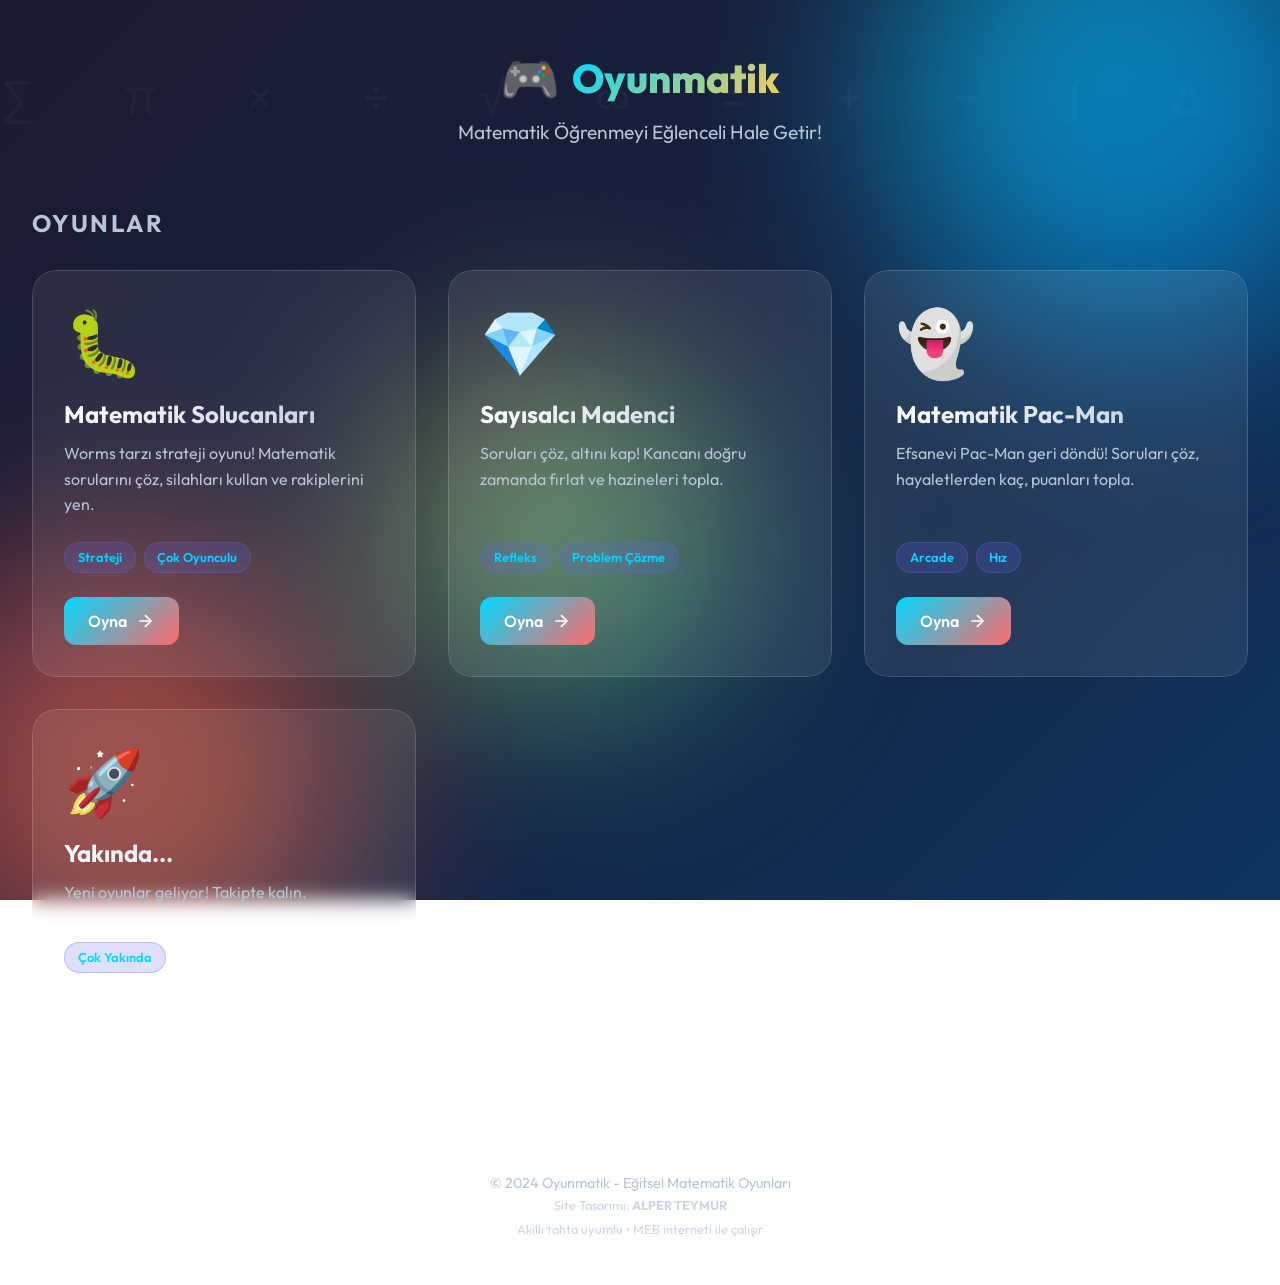
<file: index.html>
<!DOCTYPE html>
<html lang="tr">

<head>
    <meta charset="UTF-8">
    <meta name="viewport" content="width=device-width, initial-scale=1.0">
    <title>Oyunmatik - Eğitsel Matematik Oyunları</title>
    <meta name="description"
        content="İnteraktif matematik oyunları ile öğrenmeyi eğlenceli hale getirin. Akıllı tahta uyumlu, ücretsiz eğitsel oyunlar.">
    <link rel="preconnect" href="https://fonts.googleapis.com">
    <link rel="preconnect" href="https://fonts.gstatic.com" crossorigin>
    <link href="https://fonts.googleapis.com/css2?family=Outfit:wght@400;600;700;800&display=swap" rel="stylesheet">
    <link rel="stylesheet" href="css/style.css">
</head>

<body>
    <div class="bg-effects">
        <div class="gradient-orb orb-1"></div>
        <div class="gradient-orb orb-2"></div>
        <div class="gradient-orb orb-3"></div>
    </div>

    <header class="header">
        <div class="logo">
            <span class="logo-icon">🎮</span>
            <span class="logo-text">Oyunmatik</span>
        </div>
        <p class="tagline">Matematik Öğrenmeyi Eğlenceli Hale Getir!</p>
    </header>

    <main class="main-content">
        <section class="games-section">
            <h2 class="section-title">Oyunlar</h2>
            <div class="games-grid">

                <!-- Math Worms Game Card -->
                <a href="/math-worms/" class="game-card">
                    <div class="game-card-bg"></div>
                    <div class="game-card-content">
                        <div class="game-icon">🐛</div>
                        <h3 class="game-title">Matematik Solucanları</h3>
                        <p class="game-description">Worms tarzı strateji oyunu! Matematik sorularını çöz, silahları
                            kullan ve rakiplerini yen.</p>
                        <div class="game-tags">
                            <span class="tag">Strateji</span>
                            <span class="tag">Çok Oyunculu</span>
                        </div>
                        <div class="play-button">
                            <span>Oyna</span>
                            <svg width="20" height="20" viewBox="0 0 24 24" fill="none" stroke="currentColor"
                                stroke-width="2">
                                <path d="M5 12h14M12 5l7 7-7 7" />
                            </svg>
                        </div>
                    </div>
                </a>



                <!-- Math Miner Game Card -->
                <a href="/math-miner/" class="game-card">
                    <div class="game-card-bg"></div>
                    <div class="game-card-content">
                        <div class="game-icon">💎</div>
                        <h3 class="game-title">Sayısalcı Madenci</h3>
                        <p class="game-description">Soruları çöz, altını kap! Kancanı doğru zamanda fırlat ve hazineleri
                            topla.</p>
                        <div class="game-tags">
                            <span class="tag">Refleks</span>
                            <span class="tag">Problem Çözme</span>
                        </div>
                        <div class="play-button">
                            <span>Oyna</span>
                            <svg width="20" height="20" viewBox="0 0 24 24" fill="none" stroke="currentColor"
                                stroke-width="2">
                                <path d="M5 12h14M12 5l7 7-7 7" />
                            </svg>
                        </div>
                    </div>
                </a>

                <!-- Math Pac-Man Game Card -->
                <a href="/math-pacman/" class="game-card">
                    <div class="game-card-bg"></div>
                    <div class="game-card-content">
                        <div class="game-icon">👻</div>
                        <h3 class="game-title">Matematik Pac-Man</h3>
                        <p class="game-description">Efsanevi Pac-Man geri döndü! Soruları çöz, hayaletlerden kaç,
                            puanları topla.</p>
                        <div class="game-tags">
                            <span class="tag">Arcade</span>
                            <span class="tag">Hız</span>
                        </div>
                        <div class="play-button">
                            <span>Oyna</span>
                            <svg width="20" height="20" viewBox="0 0 24 24" fill="none" stroke="currentColor"
                                stroke-width="2">
                                <path d="M5 12h14M12 5l7 7-7 7" />
                            </svg>
                        </div>
                    </div>
                </a>

                <!-- Coming Soon Card -->
                <div class="game-card coming-soon">
                    <div class="game-card-bg"></div>
                    <div class="game-card-content">
                        <div class="game-icon">🚀</div>
                        <h3 class="game-title">Yakında...</h3>
                        <p class="game-description">Yeni oyunlar geliyor! Takipte kalın.</p>
                        <div class="game-tags">
                            <span class="tag">Çok Yakında</span>
                        </div>
                    </div>
                </div>

            </div>
        </section>
    </main>

    <footer class="footer">
        <p>© 2024 Oyunmatik - Eğitsel Matematik Oyunları</p>
        <p class="footer-note" style="margin-top: 5px;">Site Tasarımı: <strong>ALPER TEYMUR</strong></p>
        <p class="footer-note">Akıllı tahta uyumlu • MEB interneti ile çalışır</p>
    </footer>

    <script src="js/main.js"></script>
</body>

</html>
</file>
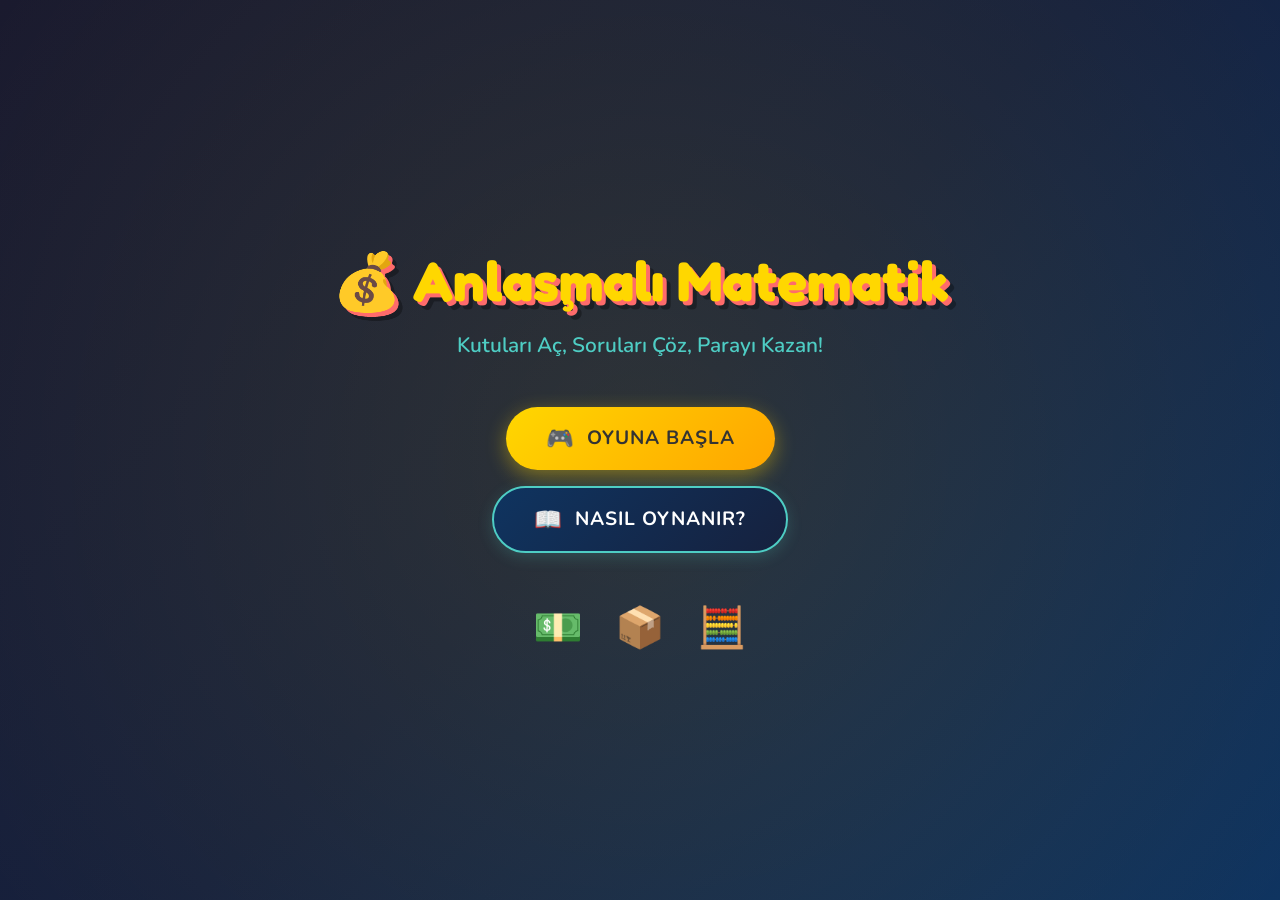
<file: math-deal/index.html>
<!DOCTYPE html>
<html lang="tr">

<head>
    <meta charset="UTF-8">
    <meta name="viewport" content="width=device-width, initial-scale=1.0">
    <title>Anlaşmalı Matematik - Deal or No Deal Matematik Oyunu</title>
    <meta name="description"
        content="Deal or No Deal tarzı eğlenceli matematik oyunu. Kutuları aç, soruları çöz, parayı kazan!">
    <link rel="stylesheet" href="css/style.css">
    <link href="https://fonts.googleapis.com/css2?family=Fredoka+One&family=Nunito:wght@400;600;700;800&display=swap"
        rel="stylesheet">
</head>

<body>
    <!-- Ana Menü -->
    <div id="main-menu" class="screen active">
        <div class="menu-container">
            <div class="logo-container">
                <h1 class="game-title">
                    <span class="title-icon">💰</span>
                    Anlaşmalı Matematik
                </h1>
                <p class="subtitle">Kutuları Aç, Soruları Çöz, Parayı Kazan!</p>
            </div>
            <div class="menu-buttons">
                <button class="btn btn-primary" id="start-btn">
                    <span class="btn-icon">🎮</span>
                    Oyuna Başla
                </button>
                <button class="btn btn-secondary" id="how-to-play-btn">
                    <span class="btn-icon">📖</span>
                    Nasıl Oynanır?
                </button>
            </div>
            <div class="math-symbols">
                <span>💵</span>
                <span>📦</span>
                <span>🧮</span>
            </div>
        </div>
    </div>

    <!-- Nasıl Oynanır Ekranı -->
    <div id="how-to-play" class="screen">
        <div class="modal-content">
            <h2>🎯 Nasıl Oynanır?</h2>
            <div class="instructions">
                <div class="instruction-step">
                    <span class="step-number">1</span>
                    <p><strong>Oyun modunu seç:</strong> Bilgisayara karşı veya arkadaşınla oyna</p>
                </div>
                <div class="instruction-step">
                    <span class="step-number">2</span>
                    <p><strong>Kendi kutunu seç:</strong> Oyunun sonuna kadar saklayacağın kutu</p>
                </div>
                <div class="instruction-step">
                    <span class="step-number">3</span>
                    <p><strong>Kutu aç:</strong> Diğer kutulardan birini seç ve soruyu çöz</p>
                </div>
                <div class="instruction-step">
                    <span class="step-number">4</span>
                    <p><strong>Doğru cevap?</strong> Kutunun parasını kazan!</p>
                </div>
                <div class="instruction-step">
                    <span class="step-number">5</span>
                    <p><strong>Yanlış cevap?</strong> Sıra rakibine geçer</p>
                </div>
                <div class="instruction-step">
                    <span class="step-number">6</span>
                    <p><strong>Banka teklifi:</strong> Kabul et veya kendi kutunla devam et!</p>
                </div>
            </div>
            <button class="btn btn-primary" id="back-to-menu-btn">
                <span class="btn-icon">↩️</span>
                Ana Menüye Dön
            </button>
        </div>
    </div>

    <!-- İsim Giriş Ekranı -->
    <div id="name-input-screen" class="screen">
        <div class="modal-content">
            <h2 id="name-input-title">👋 Merhaba!</h2>
            <p id="name-input-desc">Yarışmacının adını girelim:</p>
            <input type="text" id="player-name-input" class="name-input" placeholder="Adınız..." maxlength="12"
                value="Oyuncu">
            <button class="btn btn-primary" id="confirm-name-btn">
                <span class="btn-icon">➡️</span>
                Devam Et
            </button>
        </div>
    </div>

    <!-- Sınıf Seçimi -->
    <div id="grade-select" class="screen">
        <div class="modal-content">
            <h2>📚 Sınıf Seç</h2>
            <div class="grade-buttons">
                <button class="mode-btn" id="grade-0-btn">
                    <div class="mode-icon">🧸</div>
                    <div class="mode-title">Okul Öncesi</div>
                    <div class="mode-desc">Toplama, Çıkarma, Şekiller</div>
                </button>
                <button class="mode-btn" id="grade-5-btn">
                    <div class="mode-icon">5️⃣</div>
                    <div class="mode-title">5. Sınıf</div>
                    <div class="mode-desc">Doğal sayılar, kesirler, yüzdeler</div>
                </button>
                <button class="mode-btn" id="grade-6-btn">
                    <div class="mode-icon">6️⃣</div>
                    <div class="mode-title">6. Sınıf</div>
                    <div class="mode-desc">Tam sayılar, oran-orantı, cebir</div>
                </button>
                <button class="mode-btn" id="grade-7-btn">
                    <div class="mode-icon">7️⃣</div>
                    <div class="mode-title">7. Sınıf</div>
                    <div class="mode-desc">Rasyonel sayılar, denklemler</div>
                </button>
                <button class="mode-btn" id="grade-8-btn">
                    <div class="mode-icon">8️⃣</div>
                    <div class="mode-title">8. Sınıf</div>
                    <div class="mode-desc">Üslü sayılar, özdeşlikler</div>
                </button>
            </div>
            <button class="btn btn-secondary" id="back-from-grade-btn">
                <span class="btn-icon">↩️</span>
                Geri
            </button>
        </div>
    </div>

    <!-- Konu Seçimi -->
    <div id="topic-select" class="screen">
        <div class="modal-content topic-select-modal">
            <h2 id="topic-select-title">📖 Konu Seç</h2>
            <div class="topic-buttons" id="topic-buttons">
                <!-- JS ile doldurulacak -->
            </div>
            <button class="btn btn-secondary" id="back-from-topic-btn">
                <span class="btn-icon">↩️</span>
                Geri
            </button>
        </div>
    </div>

    <!-- Oyun Modu Seçimi -->
    <div id="mode-select" class="screen">
        <div class="modal-content mode-select-modal">
            <h2>🎯 Oyun Modunu Seç</h2>
            <div class="mode-buttons">
                <button class="mode-btn" id="vs-ai-btn">
                    <div class="mode-icon">🤖</div>
                    <div class="mode-title">Bilgisayara Karşı</div>
                    <div class="mode-desc">Yapay zeka rakibine karşı oyna</div>
                </button>
                <button class="mode-btn" id="vs-player-btn">
                    <div class="mode-icon">👥</div>
                    <div class="mode-title">2 Kişilik</div>
                    <div class="mode-desc">Aynı cihazda 2 arkadaş</div>
                </button>
                <button class="mode-btn" id="vs-player-3-btn">
                    <div class="mode-icon">👫👤</div>
                    <div class="mode-title">3 Kişilik</div>
                    <div class="mode-desc">Aynı cihazda 3 arkadaş</div>
                </button>
                <button class="mode-btn" id="vs-player-4-btn">
                    <div class="mode-icon">👫👫</div>
                    <div class="mode-title">4 Kişilik</div>
                    <div class="mode-desc">Aynı cihazda 4 arkadaş</div>
                </button>
            </div>
            <button class="btn btn-secondary" id="back-from-mode-btn">
                <span class="btn-icon">↩️</span>
                Geri
            </button>
        </div>
    </div>

    <!-- Kutu Seçim Ekranı -->
    <div id="box-select" class="screen">
        <div class="box-select-container">
            <div class="box-select-header">
                <h2 id="box-select-title">📦 Oyuncu 1 - Kutunu Seç!</h2>
                <p class="box-select-desc">Bu kutu oyun sonuna kadar seninle kalacak. İçindeki para sana ait olabilir!
                </p>
            </div>
            <div class="box-select-grid" id="box-select-grid">
                <!-- Kutular JS ile doldurulacak -->
            </div>
        </div>
    </div>

    <!-- Oyun Ekranı -->
    <div id="game-screen" class="screen">
        <!-- Sol Para Paneli (Düşük Değerler - Mavi) -->
        <div class="money-panel left-panel">
            <div class="money-item low-value" data-value="1">1 TL</div>
            <div class="money-item low-value" data-value="5">5 TL</div>
            <div class="money-item low-value" data-value="10">10 TL</div>
            <div class="money-item low-value" data-value="25">25 TL</div>
            <div class="money-item low-value" data-value="50">50 TL</div>
            <div class="money-item low-value" data-value="100">100 TL</div>
            <div class="money-item low-value" data-value="200">200 TL</div>
            <div class="money-item low-value" data-value="300">300 TL</div>
            <div class="money-item low-value" data-value="400">400 TL</div>
            <div class="money-item low-value" data-value="500">500 TL</div>
            <div class="money-item low-value" data-value="750">750 TL</div>
            <div class="money-item low-value" data-value="1000">1.000 TL</div>
            <div class="money-item low-value" data-value="5000">5.000 TL</div>
        </div>

        <!-- Orta Panel -->
        <div class="center-panel">
            <!-- Dinamik Oyuncu Paneli (Dashboard) -->
            <div class="players-dashboard" id="players-dashboard">
                <div id="players-grid" class="players-grid">
                    <!-- JS ile oluşturulacak: -->
                    <!-- 
                        <div class="player-card active" id="p-card-0">
                            <div class="player-card-header">
                                <div class="player-avatar">👤</div>
                                <div class="player-name">Oyuncu 1</div>
                            </div>
                            <div class="player-card-body">
                                <div class="player-box-info">
                                    <span class="box-icon">📦</span>
                                    <span class="box-num">?</span>
                                </div>
                                <div class="player-money">0 TL</div>
                            </div>
                            <div class="turn-badge">SIRA SİZDE</div>
                        </div> 
                        -->
                </div>

                <!-- Ortak Banka Alanı -->
                <div class="bank-display-area">
                    <div class="bank-icon-small">🏦</div>
                    <div class="bank-info">
                        <div class="bank-label">BANKA TEKLİFİ</div>
                        <div class="bank-offer" id="bank-offer">-</div>
                    </div>
                </div>
            </div>

            <!-- Kutular Grid -->
            <div class="boxes-container" id="boxes-container">
                <!-- 25 kutu JavaScript ile oluşturulacak -->
            </div>

            <!-- Alt Bilgi -->
            <div class="game-footer">
                <div class="boxes-remaining">
                    <span>Kalan Kutu:</span>
                    <span id="boxes-count">25</span>
                </div>
                <button class="btn-icon-only" id="sound-btn">🔊</button>
                <button class="btn-icon-only" id="menu-btn">🏠</button>
            </div>
        </div>

        <!-- Sağ Para Paneli (Yüksek Değerler) -->
        <div class="money-panel right-panel">
            <div class="money-item mid-value" data-value="10000">10.000 TL</div>
            <div class="money-item mid-value" data-value="20000">20.000 TL</div>
            <div class="money-item mid-value" data-value="30000">30.000 TL</div>
            <div class="money-item mid-value" data-value="40000">40.000 TL</div>
            <div class="money-item mid-value" data-value="50000">50.000 TL</div>
            <div class="money-item mid-value" data-value="100000">100.000 TL</div>
            <div class="money-item high-value" data-value="150000">150.000 TL</div>
            <div class="money-item high-value" data-value="200000">200.000 TL</div>
            <div class="money-item high-value" data-value="250000">250.000 TL</div>
            <div class="money-item high-value" data-value="500000">500.000 TL</div>
            <div class="money-item high-value" data-value="750000">750.000 TL</div>
            <div class="money-item high-value" data-value="1000000">1.000.000 TL</div>
        </div>

        <!-- Soru Paneli -->
        <div id="question-panel" class="question-panel hidden">
            <div class="question-content">
                <div class="question-header-row">
                    <div class="selected-box-info">
                        <span>Kutu</span>
                        <span class="selected-box-number" id="selected-box-number">1</span>
                    </div>
                    <div class="question-timer-container">
                        <span class="timer-icon">⏱️</span>
                        <span class="question-timer" id="question-timer">15</span>
                    </div>
                </div>
                <h3 class="question-title">📝 Soruyu Çöz!</h3>
                <div class="question-text" id="question-text"></div>
                <div class="answer-options" id="answer-options">
                    <!-- Cevaplar JS ile doldurulacak -->
                </div>
            </div>
        </div>

        <!-- Kutu Açılma Animasyonu -->
        <div id="box-reveal-panel" class="box-reveal-panel hidden">
            <div class="box-reveal-content">
                <div class="reveal-box-container">
                    <div class="reveal-box" id="reveal-box">
                        <div class="box-lid"></div>
                        <div class="box-body">
                            <div class="box-number-reveal" id="box-number-reveal">1</div>
                        </div>
                    </div>
                </div>
                <div class="reveal-value hidden" id="reveal-value">0 TL</div>
                <div class="reveal-result hidden" id="reveal-result"></div>
            </div>
        </div>

        <!-- AI Düşünme Paneli -->
        <div id="ai-thinking-panel" class="ai-thinking-panel hidden">
            <div class="ai-thinking-content">
                <div class="ai-avatar">🤖</div>
                <h3>Bilgisayar Düşünüyor...</h3>
                <div class="thinking-box">
                    <div class="thinking-box-number" id="ai-box-number">?</div>
                </div>
                <div class="thinking-dots">
                    <span></span><span></span><span></span>
                </div>
            </div>
        </div>

        <!-- Banka Teklifi Paneli -->
        <div id="bank-panel" class="bank-panel hidden">
            <div class="bank-content">
                <div class="bank-icon">🏦</div>
                <h2>BANKA ARIYOR...</h2>
                <div class="bank-phone-animation" id="bank-phone">
                    <div class="phone-ring">📞</div>
                </div>
                <div class="bank-offer-reveal hidden" id="bank-offer-reveal">
                    <div class="bank-offer-player" id="bank-offer-player"
                        style="font-size: 1.2rem; font-weight: bold; color: #ffd700; margin-bottom: 0.5rem;">📣 Oyuncu
                        için</div>
                    <h2>BANKA TEKLİFİ</h2>
                    <div class="bank-amount" id="bank-amount">0 TL</div>
                    <p class="bank-message">Kabul edersen bu parayı al ve oyundan çık!</p>
                    <div class="bank-buttons">
                        <button class="btn btn-reject" id="reject-offer-btn">
                            <span class="btn-icon">❌</span>
                            ANLAŞMA YOK
                        </button>
                        <button class="btn btn-accept" id="accept-offer-btn">
                            <span class="btn-icon">✅</span>
                            ANLAŞMA VAR
                        </button>
                    </div>
                </div>
            </div>
        </div>

        <!-- Final Tur Bildirimi -->
        <div id="final-round-panel" class="final-round-panel hidden">
            <div class="final-round-content">
                <div class="final-round-icon">🏁</div>
                <h2>FİNAL TURU!</h2>
                <p><strong id="final-round-player-name">Oyuncu</strong> için son 3 kutu hakkı!</p>
                <div class="final-round-boxes-display">
                    <span class="final-box-icon">📦</span>
                    <span class="final-box-icon">📦</span>
                    <span class="final-box-icon">📦</span>
                </div>
            </div>
        </div>

        <!-- Anlaşma Kabul Bildirimi -->
        <div id="deal-accepted-notification" class="final-round-panel hidden">
            <div class="final-round-content notification-content-style">
                <div class="final-round-icon">🤝</div>
                <h2>ANLAŞMA SAĞLANDI!</h2>
                <p><strong id="notif-player-name">Oyuncu</strong> banka teklifini kabul etti.</p>
                <div class="bank-amount" id="notif-amount" style="margin: 1rem 0; color: var(--success);">50.000 TL
                </div>
            </div>
        </div>

        <!-- Final Tur Göstergesi (Oyun ekranında) -->
        <div id="final-round-indicator" class="final-round-indicator hidden">
            <span class="indicator-icon">🏁</span>
            <span class="indicator-text">Kalan Kutu: <strong id="final-round-boxes-left">3</strong></span>
        </div>
    </div>

    <!-- Oyun Sonu Ekranı -->
    <div id="game-over" class="screen">
        <div class="modal-content game-over-modal">
            <div class="winner-announcement">
                <div class="winner-icon" id="winner-icon">🏆</div>
                <h2 id="winner-title">Kazanan!</h2>
            </div>
            <div class="final-scores">
                <div class="final-score player1-final">
                    <div class="final-player-box" id="final-player1-box">?</div>
                    <div class="final-player-name">Oyuncu 1</div>
                    <div class="final-player-money" id="final-player1-money">0 TL</div>
                    <div class="final-box-value" id="final-player1-box-value">Kutu: ? TL</div>
                </div>
                <div class="vs-divider">VS</div>
                <div class="final-score player2-final">
                    <div class="final-player-box" id="final-player2-box">?</div>
                    <div class="final-player-name" id="final-player2-name">Bilgisayar</div>
                    <div class="final-player-money" id="final-player2-money">0 TL</div>
                    <div class="final-box-value" id="final-player2-box-value">Kutu: ? TL</div>
                </div>
            </div>
            <div class="result-buttons">
                <button class="btn btn-secondary" id="go-menu-btn">
                    <span class="btn-icon">🏠</span>
                    Ana Menü
                </button>
                <button class="btn btn-primary" id="play-again-btn">
                    <span class="btn-icon">🔄</span>
                    Tekrar Oyna
                </button>
            </div>
        </div>
    </div>

    <!-- Victory Overlay -->
    <div id="victory-overlay" class="hidden">
        <h1 class="victory-title">🏆 KAZANDIN! 🏆</h1>
        <div class="victory-desc" id="victory-message">Tebrikler!</div>
        <button class="btn btn-primary" id="victory-close-btn" style="margin-top: 30px;">
            Harika!
        </button>
    </div>

    <!-- Scripts -->
    <script src="js/questions.js"></script>
    <script src="js/questionBank.js"></script>
    <script src="js/game.js"></script>
</body>

</html>
</file>
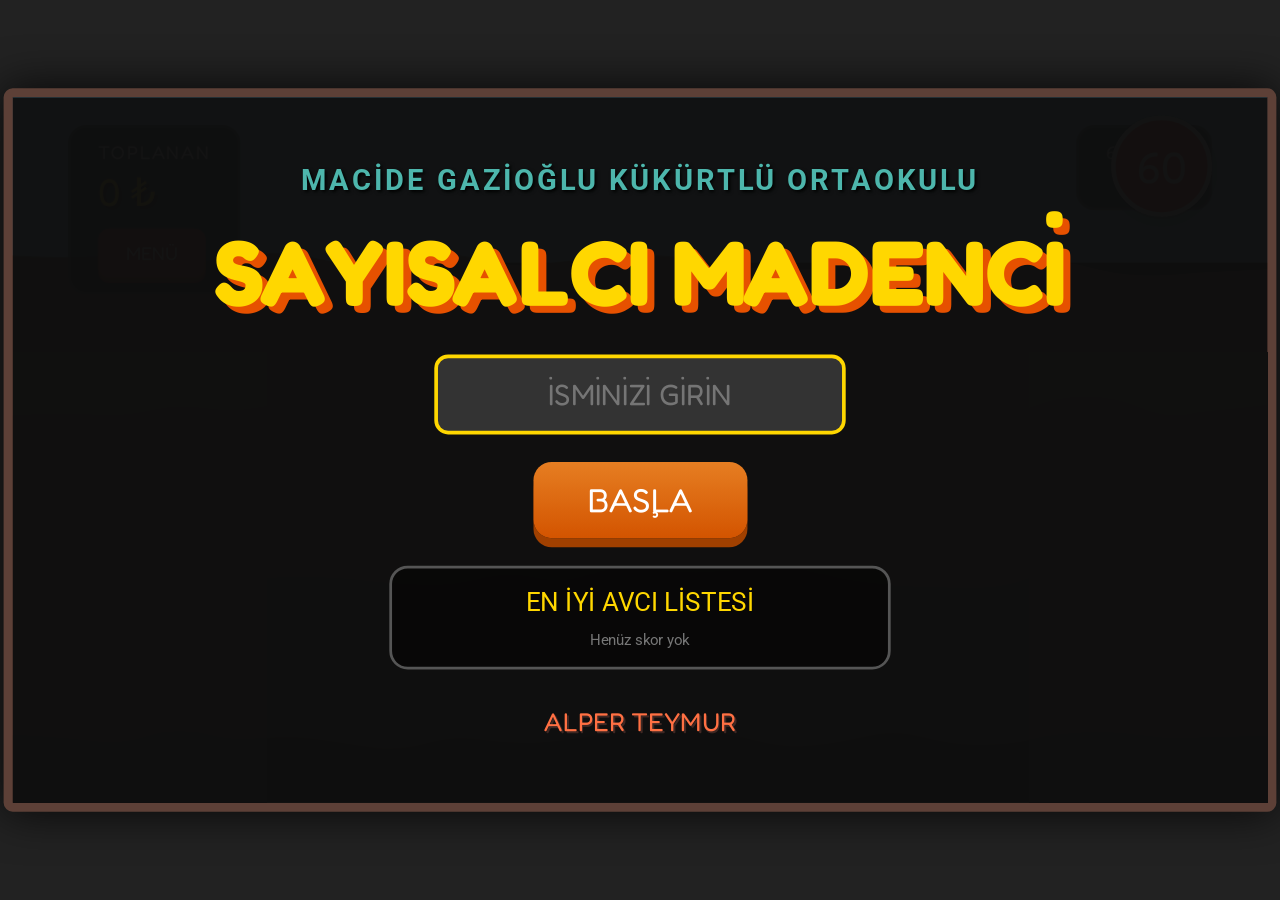
<file: math-miner/index.html>
<!DOCTYPE html>
<html lang="tr">

<head>
    <meta charset="UTF-8">
    <meta name="viewport" content="width=device-width, initial-scale=1.0, maximum-scale=1.0, user-scalable=no">
    <title>Sayısalcı Madenci - Sınıf & Konu Seçmeli</title>
    <link rel="stylesheet" href="css/style.css">
</head>

<body>

    <div id="game-wrapper">
        <div id="game-container">
            <canvas id="gameCanvas" width="1366" height="768"></canvas>

            <!-- UI Katmanı -->
            <div id="ui-layer">
                <div class="stat-group">
                    <span class="stat-label">TOPLANAN</span>
                    <div class="stat-box"><span id="score">0</span> ₺</div>
                    <button id="menu-btn" onclick="goToMenu()">MENÜ</button>
                </div>
                <!-- Seçili Konu Bilgisi -->
                <div class="stat-group" style="align-items: flex-end;">
                    <span class="stat-label" id="current-info-label">6. SINIF</span>
                    <div style="font-size: 24px; color: #FFD700; font-weight: bold;" id="current-topic-label">Genel
                    </div>
                </div>
            </div>

            <div id="timer-container">
                <div id="timer-badge">60</div>
            </div>

            <div id="feedback"></div>

            <!-- Soru Ekranı -->
            <div id="math-modal">
                <div id="question-timer-text">30 sn</div>
                <div id="question-timer-bar">
                    <div id="question-timer-fill"></div>
                </div>
                <h3 style="margin-top:0; color:#d35400; font-size: 32px;">SORUYU ÇÖZ!</h3>
                <div id="math-question">...</div>
                <div id="options-container"></div>
            </div>

            <!-- 1. Giriş Ekranı (İsim) -->
            <div id="start-screen" class="screen">
                <div class="school-name">MACİDE GAZİOĞLU KÜKÜRTLÜ ORTAOKULU</div>
                <h1>SAYISALCI MADENCİ</h1>
                <input type="text" id="player-name-input" placeholder="İSMİNİZİ GİRİN" maxlength="15">
                <button class="btn-primary btn-start" onclick="goToClasses()">BAŞLA</button>

                <div id="leaderboard">
                    <div style="text-align:center; margin-bottom:15px; color:#FFD700; font-size: 28px;">EN İYİ AVCI
                        LİSTESİ</div>
                    <div id="scores-list"></div>
                </div>
                <div class="author-name">ALPER TEYMUR</div>
            </div>

            <!-- 2. Sınıf Seçme Ekranı -->
            <div id="class-screen" class="screen" style="display: none;">
                <h2>SINIFINI SEÇ</h2>
                <div class="grid-container" id="class-grid">
                    <!-- JS ile doldurulacak -->
                </div>
                <button class="btn-primary btn-back" onclick="showScreen('start-screen')">GERİ DÖN</button>
            </div>

            <!-- 3. Konu Seçme Ekranı -->
            <div id="topic-screen" class="screen" style="display: none;">
                <h2 id="topic-title">KONU SEÇ</h2>
                <div class="grid-container topics" id="topic-grid">
                    <!-- JS ile doldurulacak -->
                </div>
                <button class="btn-primary btn-back" onclick="showScreen('class-screen')">GERİ DÖN</button>
            </div>

            <!-- 4. Zorluk Seçme Ekranı -->
            <div id="difficulty-screen" class="screen" style="display: none;">
                <h2>ZORLUK SEVİYESİ</h2>
                <div class="difficulty-container">
                    <button class="btn-primary btn-easy" onclick="initAudioAndStart(1)">KOLAY</button>
                    <button class="btn-primary btn-medium" onclick="initAudioAndStart(2)">ORTA</button>
                    <button class="btn-primary btn-hard" onclick="initAudioAndStart(3)">ZOR</button>
                </div>
                <button class="btn-primary btn-back" onclick="showScreen('topic-screen')">GERİ DÖN</button>
            </div>

            <!-- Oyun Sonu Ekranı -->
            <div id="game-over-screen" class="screen" style="display: none;">
                <h1 style="color: #FFD700;">OYUN BİTTİ!</h1>
                <p style="font-size: 40px; color: white; margin-bottom: 20px;">Süre Doldu</p>
                <p style="font-size: 60px; color: #2ecc71; margin-bottom: 50px;">Toplam Kazanç: <span
                        id="final-score">0</span> ₺</p>
                <button class="btn-primary btn-menu" onclick="resetGame()">ANA MENÜ</button>
            </div>
        </div>
    </div>

    <script src="js/game.js"></script>
</body>

</html>
</file>
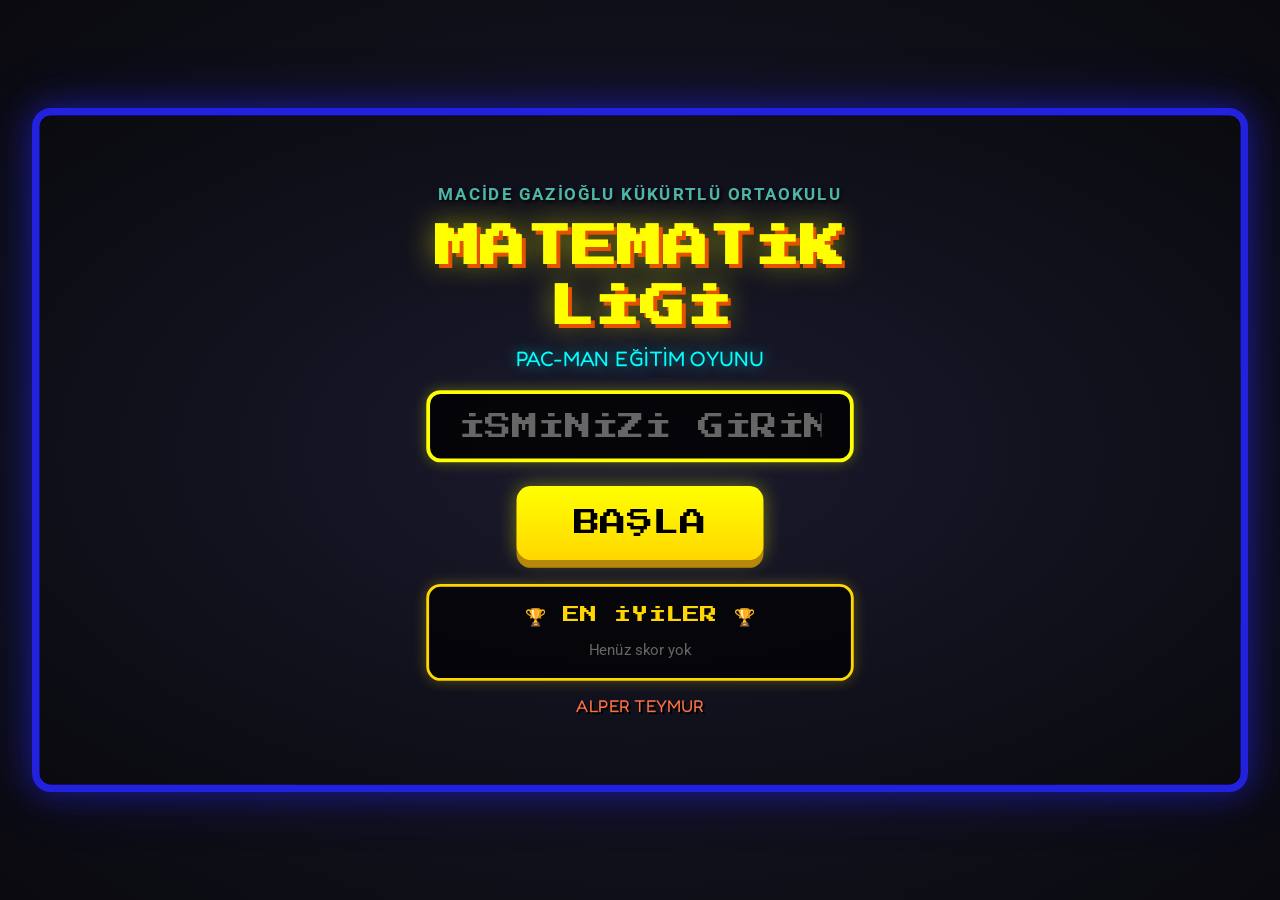
<file: math-pacman/index.html>
<!DOCTYPE html>
<html lang="tr">

<head>
    <meta charset="UTF-8">
    <meta name="viewport" content="width=device-width, initial-scale=1.0, maximum-scale=1.0, user-scalable=no">
    <title>Matematik Ligi - Pac-Man</title>
    <link rel="stylesheet" href="css/style.css">
</head>

<body>

    <div id="game-wrapper">
        <div id="game-container">
            <canvas id="gameCanvas" width="1280" height="720"></canvas>

            <!-- UI Katmanı -->
            <div id="ui-layer">
                <div class="stat-group">
                    <span class="stat-label">PUAN</span>
                    <div class="stat-box"><span id="score">0</span></div>
                </div>
                <div class="stat-group center-info">
                    <span class="stat-label" id="current-info-label">5. SINIF</span>
                    <div class="topic-display" id="current-topic-label">Genel</div>
                </div>
                <div class="stat-group">
                    <span class="stat-label">CAN</span>
                    <div class="stat-box lives-box" id="lives-display">❤️❤️❤️</div>
                </div>
            </div>

            <div id="player-name-display"></div>
            <div id="notification"></div>

            <!-- 1. Giriş Ekranı (İsim) -->
            <div id="start-screen" class="screen">
                <div class="school-name">MACİDE GAZİOĞLU KÜKÜRTLÜ ORTAOKULU</div>
                <h1>MATEMATİK<br>LİGİ</h1>
                <p class="subtitle">PAC-MAN EĞİTİM OYUNU</p>
                <input type="text" id="player-name-input" placeholder="İSMİNİZİ GİRİN" maxlength="15"
                    autocomplete="off">
                <button class="btn-primary btn-start" onclick="goToClasses()">BAŞLA</button>

                <div id="leaderboard">
                    <div class="leaderboard-title">🏆 EN İYİLER 🏆</div>
                    <div id="scores-list"></div>
                </div>
                <div class="author-name">ALPER TEYMUR</div>
            </div>

            <!-- 2. Sınıf Seçme Ekranı -->
            <div id="class-screen" class="screen" style="display: none;">
                <h2>SINIFINI SEÇ</h2>
                <div class="grid-container" id="class-grid"></div>
                <button class="btn-secondary btn-back" onclick="showScreen('start-screen')">GERİ DÖN</button>
            </div>

            <!-- 3. Konu Seçme Ekranı -->
            <div id="topic-screen" class="screen" style="display: none;">
                <h2 id="topic-title">KONU SEÇ</h2>
                <div class="grid-container topics" id="topic-grid"></div>
                <button class="btn-secondary btn-back" onclick="showScreen('class-screen')">GERİ DÖN</button>
            </div>

            <!-- Zorluk otomatik artar - bu ekran kaldırıldı -->

            <!-- Soru Modalı -->
            <div id="math-modal">
                <h2 class="modal-title">🧠 BİLGİNİ GÖSTER! 🧠</h2>
                <div id="timer-bar-container">
                    <div id="timer-bar"></div>
                </div>
                <div id="timer-text">20 sn</div>
                <div id="question-text">Soru buraya gelecek...</div>
                <div class="options-grid" id="options-container"></div>
                <div id="feedback-modal"></div>
            </div>

            <!-- Oyun Bitti Ekranı -->
            <div id="game-over-screen" class="screen" style="display: none;">
                <h1 class="game-over-title">OYUN BİTTİ</h1>
                <p class="final-score-text">TOPLAM PUAN: <span id="final-score">0</span></p>
                <div id="final-leaderboard">
                    <div class="leaderboard-title">🏆 EN İYİLER 🏆</div>
                    <div id="final-scores-list"></div>
                </div>
                <button class="btn-primary btn-start" onclick="goToMenu()">TEKRAR OYNA</button>
            </div>

            <!-- Oyun İçi Menü Butonu -->
            <button id="game-menu-btn" onclick="goToMenu()" style="display:none;">MENÜ</button>

            <!-- D-PAD Kontroller (Yarı Saydam) -->
            <div id="dpad-container" style="display:none;">
                <div class="dpad-btn" id="dpad-up" onpointerdown="handleDpad('ArrowUp')">▲</div>
                <div class="dpad-btn" id="dpad-left" onpointerdown="handleDpad('ArrowLeft')">◀</div>
                <div class="dpad-btn" id="dpad-down" onpointerdown="handleDpad('ArrowDown')">▼</div>
                <div class="dpad-btn" id="dpad-right" onpointerdown="handleDpad('ArrowRight')">▶</div>
            </div>
        </div>
    </div>

    <script src="js/game.js"></script>
</body>

</html>
</file>
<file: css/style.css>
/* ===== CSS Variables - Canlı Renkler ===== */
:root {
    --bg-primary: linear-gradient(135deg, #1a1a2e 0%, #16213e 50%, #0f3460 100%);
    --bg-secondary: #1a1a2e;
    --text-primary: #ffffff;
    --text-secondary: #b8c5d6;
    --accent-primary: #00d9ff;
    --accent-secondary: #ff6b6b;
    --accent-tertiary: #feca57;
    --accent-green: #1dd1a1;
    --accent-purple: #a55eea;
    --card-bg: rgba(255, 255, 255, 0.08);
    --card-border: rgba(255, 255, 255, 0.15);
    --glow-color: rgba(0, 217, 255, 0.4);
}

/* ===== Reset & Base ===== */
* {
    margin: 0;
    padding: 0;
    box-sizing: border-box;
}

html {
    font-size: 16px;
    scroll-behavior: smooth;
}

body {
    font-family: 'Outfit', sans-serif;
    background: var(--bg-primary);
    background-attachment: fixed;
    color: var(--text-primary);
    min-height: 100vh;
    overflow-x: hidden;
    position: relative;
}

/* ===== Animated Background with Math Symbols ===== */
.bg-effects {
    position: fixed;
    top: 0;
    left: 0;
    width: 100%;
    height: 100%;
    pointer-events: none;
    z-index: 0;
    overflow: hidden;
}

/* Floating Math Symbols */
.bg-effects::before {
    content: "∑ π × ÷ √ ∞ = + − ∫ Δ θ α β ² ³ % ± ≤ ≥";
    position: absolute;
    top: 0;
    left: 0;
    width: 300%;
    height: 300%;
    font-size: 3rem;
    color: rgba(255, 255, 255, 0.03);
    word-spacing: 80px;
    line-height: 4;
    animation: floatSymbols 120s linear infinite;
    transform-origin: center;
}

@keyframes floatSymbols {
    0% {
        transform: translate(0, 0) rotate(0deg);
    }

    100% {
        transform: translate(-33%, -33%) rotate(5deg);
    }
}

.gradient-orb {
    position: absolute;
    border-radius: 50%;
    filter: blur(100px);
    opacity: 0.6;
    animation: float 15s ease-in-out infinite;
}

.orb-1 {
    width: 500px;
    height: 500px;
    background: linear-gradient(135deg, #00d9ff, #0099ff);
    top: -150px;
    right: -100px;
    animation-delay: 0s;
}

.orb-2 {
    width: 450px;
    height: 450px;
    background: linear-gradient(135deg, #ff6b6b, #ee5a24);
    bottom: -100px;
    left: -100px;
    animation-delay: -5s;
}

.orb-3 {
    width: 350px;
    height: 350px;
    background: linear-gradient(135deg, #feca57, #1dd1a1);
    top: 40%;
    left: 30%;
    animation-delay: -10s;
}

@keyframes float {

    0%,
    100% {
        transform: translate(0, 0) scale(1);
    }

    33% {
        transform: translate(40px, -40px) scale(1.1);
    }

    66% {
        transform: translate(-30px, 30px) scale(0.9);
    }
}

/* ===== Header ===== */
.header {
    position: relative;
    z-index: 10;
    text-align: center;
    padding: 3rem 2rem 2rem;
}

.logo {
    display: inline-flex;
    align-items: center;
    gap: 0.75rem;
    margin-bottom: 0.75rem;
}

.logo-icon {
    font-size: 3rem;
    animation: bounce 2s ease-in-out infinite;
}

@keyframes bounce {

    0%,
    100% {
        transform: translateY(0);
    }

    50% {
        transform: translateY(-10px);
    }
}

.logo-text {
    font-size: 2.5rem;
    font-weight: 800;
    background: linear-gradient(135deg, #00d9ff, #feca57, #ff6b6b);
    background-size: 200% 200%;
    animation: gradientFlow 3s ease infinite;
    -webkit-background-clip: text;
    -webkit-text-fill-color: transparent;
    background-clip: text;
}

@keyframes gradientFlow {
    0% {
        background-position: 0% 50%;
    }

    50% {
        background-position: 100% 50%;
    }

    100% {
        background-position: 0% 50%;
    }
}

.tagline {
    font-size: 1.2rem;
    color: var(--text-secondary);
    font-weight: 400;
}

/* ===== Main Content ===== */
.main-content {
    position: relative;
    z-index: 10;
    max-width: 1400px;
    margin: 0 auto;
    padding: 2rem;
}

.section-title {
    font-size: 1.5rem;
    font-weight: 700;
    margin-bottom: 2rem;
    color: var(--text-secondary);
    text-transform: uppercase;
    letter-spacing: 0.1em;
}

/* ===== Games Grid ===== */
.games-grid {
    display: grid;
    grid-template-columns: repeat(auto-fit, minmax(320px, 1fr));
    gap: 2rem;
}

/* ===== Game Card ===== */
.game-card {
    position: relative;
    border-radius: 24px;
    overflow: hidden;
    text-decoration: none;
    color: inherit;
    transition: transform 0.4s cubic-bezier(0.175, 0.885, 0.32, 1.275),
        box-shadow 0.4s ease;
    cursor: pointer;
    min-height: 320px;
    display: flex;
    flex-direction: column;
}

.game-card-bg {
    position: absolute;
    inset: 0;
    background: var(--card-bg);
    border: 1px solid var(--card-border);
    border-radius: 24px;
    backdrop-filter: blur(10px);
    transition: all 0.4s ease;
}

.game-card:hover {
    transform: translateY(-8px) scale(1.02);
    box-shadow: 0 20px 60px rgba(99, 102, 241, 0.3);
}

.game-card:hover .game-card-bg {
    border-color: var(--accent-primary);
    background: rgba(99, 102, 241, 0.1);
}

.game-card:active {
    transform: translateY(-4px) scale(1.01);
}

.game-card-content {
    position: relative;
    z-index: 1;
    padding: 2rem;
    display: flex;
    flex-direction: column;
    height: 100%;
}

.game-icon {
    font-size: 4rem;
    margin-bottom: 1rem;
    transition: transform 0.4s ease;
}

.game-card:hover .game-icon {
    transform: scale(1.1) rotate(-5deg);
}

.game-title {
    font-size: 1.5rem;
    font-weight: 700;
    margin-bottom: 0.75rem;
    background: linear-gradient(135deg, var(--text-primary), var(--text-secondary));
    -webkit-background-clip: text;
    -webkit-text-fill-color: transparent;
    background-clip: text;
}

.game-description {
    font-size: 1rem;
    color: var(--text-secondary);
    line-height: 1.6;
    margin-bottom: 1.5rem;
    flex-grow: 1;
}

.game-tags {
    display: flex;
    flex-wrap: wrap;
    gap: 0.5rem;
    margin-bottom: 1.5rem;
}

.tag {
    padding: 0.4rem 0.8rem;
    background: rgba(99, 102, 241, 0.2);
    border: 1px solid rgba(99, 102, 241, 0.3);
    border-radius: 20px;
    font-size: 0.8rem;
    font-weight: 600;
    color: var(--accent-primary);
}

.play-button {
    display: inline-flex;
    align-items: center;
    gap: 0.5rem;
    padding: 0.875rem 1.5rem;
    background: linear-gradient(135deg, var(--accent-primary), var(--accent-secondary));
    border-radius: 12px;
    font-weight: 600;
    font-size: 1rem;
    color: white;
    transition: all 0.3s ease;
    width: fit-content;
}

.game-card:hover .play-button {
    background: linear-gradient(135deg, var(--accent-secondary), var(--accent-tertiary));
    box-shadow: 0 8px 24px rgba(139, 92, 246, 0.4);
}

.play-button svg {
    transition: transform 0.3s ease;
}

.game-card:hover .play-button svg {
    transform: translateX(4px);
}

/* ===== Coming Soon Card ===== */
.game-card.coming-soon {
    cursor: default;
    opacity: 0.6;
}

.game-card.coming-soon:hover {
    transform: none;
    box-shadow: none;
}

.game-card.coming-soon:hover .game-card-bg {
    border-color: var(--card-border);
    background: var(--card-bg);
}

.game-card.coming-soon:hover .game-icon {
    transform: none;
}

/* ===== Footer ===== */
.footer {
    position: relative;
    z-index: 10;
    text-align: center;
    padding: 3rem 2rem;
    margin-top: 4rem;
    border-top: 1px solid var(--card-border);
}

.footer p {
    color: var(--text-secondary);
    font-size: 0.9rem;
}

.footer-note {
    margin-top: 0.5rem;
    font-size: 0.8rem !important;
    opacity: 0.7;
}

/* ===== Responsive Design ===== */
@media (max-width: 768px) {
    .logo-text {
        font-size: 2rem;
    }

    .tagline {
        font-size: 1rem;
    }

    .games-grid {
        grid-template-columns: 1fr;
    }

    .game-card {
        min-height: 280px;
    }
}

/* ===== Touch Device Optimizations ===== */
@media (hover: none) {
    .game-card:hover {
        transform: none;
        box-shadow: none;
    }

    .game-card:active {
        transform: scale(0.98);
    }

    .game-card:hover .game-card-bg {
        border-color: var(--card-border);
        background: var(--card-bg);
    }
}

/* ===== Large Screen (Smart Board) ===== */
@media (min-width: 1920px) {
    html {
        font-size: 20px;
    }

    .game-card {
        min-height: 400px;
    }

    .game-icon {
        font-size: 5rem;
    }

    .play-button {
        padding: 1.2rem 2rem;
        font-size: 1.2rem;
    }
}
</file>
<file: math-deal/css/style.css>
/* ===== CSS Variables ===== */
:root {
    --primary: #FFD700;
    --primary-dark: #FFA500;
    --secondary: #4ECDC4;
    --secondary-dark: #3dbdb5;
    --accent: #FF6B6B;
    --background: #1a1a2e;
    --background-light: #16213e;
    --surface: #0f3460;
    --text-primary: #FFFFFF;
    --text-secondary: #D4C4B0;
    --wood: #8B4513;
    --wood-dark: #5D2E0C;
    --wood-light: #A0522D;
    --box-blue: #2563eb;
    --box-blue-dark: #1d4ed8;
    --box-blue-light: #3b82f6;
    --success: #22c55e;
    --error: #ef4444;
    --gold: #FFD700;
    --money-low: #3b82f6;
    --money-mid: #eab308;
    --money-high: #ef4444;
}

/* ===== Reset & Base ===== */
* {
    margin: 0;
    padding: 0;
    box-sizing: border-box;
}

html,
body {
    width: 100%;
    height: 100%;
    overflow: hidden;
    font-family: 'Nunito', sans-serif;
    background: var(--background);
    color: var(--text-primary);
}

/* ===== Screen Management ===== */
.screen {
    position: fixed;
    top: 0;
    left: 0;
    width: 100%;
    height: 100%;
    display: none;
    justify-content: center;
    align-items: center;
    z-index: 10;
}

.screen.active {
    display: flex;
}

/* ===== Main Menu ===== */
#main-menu {
    background: linear-gradient(135deg, #1a1a2e 0%, #16213e 50%, #0f3460 100%);
    position: relative;
    overflow: hidden;
}

#main-menu::before {
    content: '';
    position: absolute;
    top: -50%;
    left: -50%;
    width: 200%;
    height: 200%;
    background: radial-gradient(circle, rgba(255, 215, 0, 0.1) 0%, transparent 50%);
    animation: rotate 30s linear infinite;
}

@keyframes rotate {
    from {
        transform: rotate(0deg);
    }

    to {
        transform: rotate(360deg);
    }
}

.menu-container {
    text-align: center;
    z-index: 1;
    padding: 2rem;
}

.logo-container {
    margin-bottom: 3rem;
}

.game-title {
    font-family: 'Fredoka One', cursive;
    font-size: 3.5rem;
    color: var(--primary);
    text-shadow:
        4px 4px 0 var(--accent),
        8px 8px 0 rgba(0, 0, 0, 0.3);
    margin-bottom: 1rem;
    animation: bounce 2s ease-in-out infinite;
}

.title-icon {
    display: inline-block;
    animation: shake-money 1s ease-in-out infinite alternate;
}

@keyframes bounce {

    0%,
    100% {
        transform: translateY(0);
    }

    50% {
        transform: translateY(-10px);
    }
}

@keyframes shake-money {
    from {
        transform: rotate(-10deg);
    }

    to {
        transform: rotate(10deg);
    }
}

.subtitle {
    font-size: 1.3rem;
    color: var(--secondary);
    font-weight: 600;
}

.menu-buttons {
    display: flex;
    flex-direction: column;
    gap: 1rem;
    align-items: center;
}

.math-symbols {
    margin-top: 3rem;
    display: flex;
    justify-content: center;
    gap: 2rem;
    font-size: 2.5rem;
}

.math-symbols span {
    animation: float 3s ease-in-out infinite;
}

.math-symbols span:nth-child(2) {
    animation-delay: 1s;
}

.math-symbols span:nth-child(3) {
    animation-delay: 2s;
}

@keyframes float {

    0%,
    100% {
        transform: translateY(0);
    }

    50% {
        transform: translateY(-15px);
    }
}

/* ===== Buttons ===== */
.btn {
    display: flex;
    align-items: center;
    justify-content: center;
    gap: 0.75rem;
    padding: 1rem 2.5rem;
    font-size: 1.2rem;
    font-weight: 700;
    font-family: 'Nunito', sans-serif;
    border: none;
    border-radius: 50px;
    cursor: pointer;
    transition: all 0.3s ease;
    min-width: 250px;
    text-transform: uppercase;
    letter-spacing: 1px;
}

.btn-primary {
    background: linear-gradient(135deg, var(--primary) 0%, var(--primary-dark) 100%);
    color: #333;
    box-shadow: 0 6px 20px rgba(255, 215, 0, 0.4);
}

.btn-primary:hover {
    transform: translateY(-3px) scale(1.02);
    box-shadow: 0 10px 30px rgba(255, 215, 0, 0.5);
}

.btn-secondary {
    background: linear-gradient(135deg, var(--surface) 0%, var(--background-light) 100%);
    color: var(--text-primary);
    border: 2px solid var(--secondary);
    box-shadow: 0 4px 15px rgba(78, 205, 196, 0.2);
}

.btn-secondary:hover {
    background: linear-gradient(135deg, var(--secondary) 0%, var(--secondary-dark) 100%);
    transform: translateY(-3px);
}

.btn-icon {
    font-size: 1.4rem;
}

.btn-icon-only {
    width: 50px;
    height: 50px;
    border-radius: 50%;
    border: none;
    background: rgba(255, 255, 255, 0.1);
    color: white;
    font-size: 1.5rem;
    cursor: pointer;
    transition: all 0.3s ease;
    backdrop-filter: blur(10px);
}

.btn-icon-only:hover {
    background: rgba(255, 255, 255, 0.2);
    transform: scale(1.1);
}

/* ===== Modal Content ===== */
.modal-content {
    background: linear-gradient(135deg, var(--surface) 0%, var(--background-light) 100%);
    padding: 3rem;
    border-radius: 30px;
    max-width: 550px;
    width: 90%;
    text-align: center;
    box-shadow: 0 20px 60px rgba(0, 0, 0, 0.5);
    border: 3px solid rgba(255, 215, 0, 0.3);
}

.modal-content h2 {
    font-family: 'Fredoka One', cursive;
    font-size: 2rem;
    margin-bottom: 2rem;
    color: var(--primary);
}

/* ===== How to Play ===== */
#how-to-play {
    background: rgba(0, 0, 0, 0.9);
}

.instructions {
    text-align: left;
    margin-bottom: 2rem;
}

.instruction-step {
    display: flex;
    align-items: center;
    gap: 1rem;
    margin-bottom: 1rem;
    padding: 1rem;
    background: rgba(255, 255, 255, 0.05);
    border-radius: 15px;
    transition: all 0.3s ease;
}

.instruction-step:hover {
    background: rgba(255, 255, 255, 0.1);
    transform: translateX(10px);
}

.step-number {
    width: 40px;
    height: 40px;
    background: var(--primary);
    color: #333;
    border-radius: 50%;
    display: flex;
    align-items: center;
    justify-content: center;
    font-weight: 700;
    font-size: 1.2rem;
    flex-shrink: 0;
}

/* ===== Mode Select ===== */
#mode-select {
    background: rgba(0, 0, 0, 0.95);
}

.mode-select-modal {
    max-width: 600px;
}

.mode-buttons {
    display: grid;
    grid-template-columns: repeat(2, 1fr);
    gap: 1rem;
    margin-bottom: 2rem;
    max-width: 420px;
    margin-left: auto;
    margin-right: auto;
}

.grade-buttons {
    display: grid;
    grid-template-columns: repeat(2, 1fr);
    gap: 1rem;
    margin-bottom: 2rem;
}

.topic-buttons {
    display: grid;
    grid-template-columns: repeat(2, 1fr);
    gap: 1rem;
    margin-bottom: 2rem;
    max-height: 400px;
    overflow-y: auto;
}

.topic-select-modal {
    max-width: 650px;
}

.topic-btn {
    background: linear-gradient(135deg, var(--surface) 0%, var(--background) 100%);
    border: 3px solid var(--secondary);
    border-radius: 15px;
    padding: 1.2rem;
    cursor: pointer;
    transition: all 0.3s ease;
    text-align: center;
    color: var(--text-primary);
    font-family: 'Nunito', sans-serif;
    font-size: 1rem;
    font-weight: 600;
}

.topic-btn:hover {
    transform: translateY(-3px);
    box-shadow: 0 10px 30px rgba(78, 205, 196, 0.3);
    border-color: var(--primary);
}

.mode-btn {
    background: linear-gradient(135deg, var(--surface) 0%, var(--background) 100%);
    border: 3px solid var(--primary);
    border-radius: 20px;
    padding: 1.2rem;
    min-width: 140px;
    max-width: 180px;
    cursor: pointer;
    transition: all 0.3s ease;
    text-align: center;
}

.mode-btn:hover {
    transform: translateY(-5px) scale(1.02);
    box-shadow: 0 15px 40px rgba(255, 215, 0, 0.3);
    border-color: var(--gold);
}

.mode-icon {
    font-size: 4rem;
    margin-bottom: 1rem;
}

.mode-title {
    font-family: 'Fredoka One', cursive;
    font-size: 1.3rem;
    color: var(--primary);
    margin-bottom: 0.5rem;
}

.mode-desc {
    color: var(--text-secondary);
    font-size: 0.9rem;
}

/* ===== Box Select Screen ===== */
#box-select {
    background: linear-gradient(135deg, #1a1a2e 0%, #0f3460 100%);
}

.box-select-container {
    text-align: center;
    padding: 2rem;
    max-width: 1000px;
}

.box-select-header h2 {
    font-family: 'Fredoka One', cursive;
    font-size: 2.5rem;
    color: var(--primary);
    margin-bottom: 1rem;
}

.box-select-desc {
    color: var(--text-secondary);
    font-size: 1.2rem;
    margin-bottom: 2rem;
}

.box-select-grid {
    display: grid;
    grid-template-columns: repeat(5, 1fr);
    gap: 8px;
    padding: 10px;
    max-width: 450px;
    margin: 0 auto;
}

/* ===== 3D Realistic Box ===== */
.box {
    perspective: 500px;
    cursor: pointer;
    transition: all 0.3s ease;
}

.box-3d {
    width: 100%;
    aspect-ratio: 1;
    position: relative;
    transform-style: preserve-3d;
    transition: transform 0.5s ease;
}

.box:hover:not(.opened):not(.selected):not(.reserved) .box-3d {
    transform: translateY(-10px) rotateX(-10deg);
}

.box-top {
    position: absolute;
    width: 100%;
    height: 20%;
    top: -10%;
    background: linear-gradient(180deg, #60a5fa 0%, #3b82f6 100%);
    border-radius: 8px 8px 0 0;
    transform: rotateX(-30deg);
    transform-origin: bottom center;
    box-shadow: 0 -5px 15px rgba(0, 0, 0, 0.3);
    border: 2px solid #1d4ed8;
}

.box-front {
    position: absolute;
    width: 100%;
    height: 100%;
    background: linear-gradient(180deg, #3b82f6 0%, #2563eb 50%, #1d4ed8 100%);
    border-radius: 8px;
    display: flex;
    flex-direction: column;
    align-items: center;
    justify-content: center;
    box-shadow:
        0 10px 30px rgba(0, 0, 0, 0.5),
        inset 0 2px 10px rgba(255, 255, 255, 0.2);
    border: 3px solid #1d4ed8;
}

.box-number {
    font-family: 'Fredoka One', cursive;
    font-size: 1rem;
    color: white;
    text-shadow: 1px 1px 2px rgba(0, 0, 0, 0.5);
    background: rgba(0, 0, 0, 0.2);
    padding: 2px 6px;
    border-radius: 3px;
}

.box-label {
    position: absolute;
    bottom: -25px;
    width: 100%;
    text-align: center;
    font-size: 0.75rem;
    color: var(--text-secondary);
}

/* Box States */
.box.selected .box-front {
    background: linear-gradient(180deg, #22c55e 0%, #16a34a 50%, #15803d 100%);
    border-color: #14532d;
    animation: selected-pulse 1s ease-in-out infinite;
}

.box.selected .box-top {
    background: linear-gradient(180deg, #4ade80 0%, #22c55e 100%);
    border-color: #14532d;
}

@keyframes selected-pulse {

    0%,
    100% {
        box-shadow: 0 10px 30px rgba(34, 197, 94, 0.5);
    }

    50% {
        box-shadow: 0 10px 50px rgba(34, 197, 94, 0.8);
    }
}

.box.reserved {
    opacity: 0.5;
    cursor: not-allowed;
}

.box.reserved .box-front {
    background: linear-gradient(180deg, #6b7280 0%, #4b5563 50%, #374151 100%);
    border-color: #1f2937;
}

.box.opened {
    cursor: default;
}

.box.opened .box-3d {
    transform: rotateX(-60deg);
}

.box.opened .box-top {
    transform: rotateX(-120deg);
    background: linear-gradient(180deg, #9ca3af 0%, #6b7280 100%);
}

.box.opened .box-front {
    background: linear-gradient(180deg, #4b5563 0%, #374151 50%, #1f2937 100%);
    border-color: #111827;
}

.box-value {
    position: absolute;
    bottom: 10px;
    font-size: 0.9rem;
    font-weight: 700;
    color: var(--gold);
    opacity: 0;
    transition: opacity 0.5s ease 0.3s;
}

.box.opened .box-value {
    opacity: 1;
}

/* ===== Game Screen ===== */
#game-screen {
    background: linear-gradient(135deg, #1e0a00 0%, #3d1a00 50%, #2d1200 100%);
    flex-direction: row;
}

#game-screen.active {
    display: flex;
}

/* ===== Money Panels - Wider ===== */
.money-panel {
    width: 180px;
    display: flex;
    flex-direction: column;
    justify-content: center;
    gap: 6px;
    padding: 15px;
    background: rgba(0, 0, 0, 0.3);
}

.money-item {
    padding: 10px 15px;
    border-radius: 10px;
    text-align: center;
    font-weight: 800;
    font-size: 1rem;
    transition: all 0.5s ease;
    border: 3px solid rgba(0, 0, 0, 0.3);
    text-shadow: 1px 1px 3px rgba(0, 0, 0, 0.5);
}

/* Düşük değerler - Mavi */
.money-item.low-value {
    background: linear-gradient(135deg, #3b82f6 0%, #2563eb 50%, #1d4ed8 100%);
    color: white;
    border-color: #1e40af;
}

/* Orta değerler - Sarı */
.money-item.mid-value {
    background: linear-gradient(135deg, #fbbf24 0%, #f59e0b 50%, #d97706 100%);
    color: #1f2937;
    border-color: #b45309;
}

/* Yüksek değerler - Kırmızı */
.money-item.high-value {
    background: linear-gradient(135deg, #ef4444 0%, #dc2626 50%, #b91c1c 100%);
    color: white;
    border-color: #991b1b;
}

.money-item.eliminated {
    opacity: 0.25;
    transform: scale(0.9);
    text-decoration: line-through;
    filter: grayscale(1);
}

/* ===== Center Panel ===== */
.center-panel {
    flex: 1;
    display: flex;
    flex-direction: column;
    padding: 15px;
}

/* ===== Game Header ===== */
.game-header {
    display: flex;
    justify-content: space-between;
    align-items: center;
    padding: 10px 20px;
    background: rgba(0, 0, 0, 0.6);
    border-radius: 15px;
    margin-bottom: 15px;
}

.player-info {
    display: flex;
    align-items: center;
    gap: 15px;
}

.player2-info {
    flex-direction: row-reverse;
}

.player-box-display {
    position: relative;
}

.mini-box {
    width: 50px;
    height: 50px;
    background: linear-gradient(180deg, #3b82f6 0%, #2563eb 50%, #1d4ed8 100%);
    border: 3px solid #1e40af;
    border-radius: 8px;
    display: flex;
    align-items: center;
    justify-content: center;
    font-family: 'Fredoka One', cursive;
    font-size: 1.5rem;
    color: white;
    box-shadow: 0 5px 15px rgba(0, 0, 0, 0.4);
}

.player-details {
    text-align: left;
}

.player2-info .player-details {
    text-align: right;
}

.player-name {
    font-weight: 700;
    font-size: 1rem;
    color: var(--text-primary);
}

.player-money {
    font-family: 'Fredoka One', cursive;
    font-size: 1.3rem;
    color: var(--gold);
}

.turn-indicator {
    background: var(--success);
    color: white;
    padding: 5px 15px;
    border-radius: 20px;
    font-weight: 700;
    font-size: 0.85rem;
    animation: pulse 1s ease-in-out infinite;
    display: none;
}

.turn-indicator.active {
    display: block;
}

@keyframes pulse {

    0%,
    100% {
        transform: scale(1);
        box-shadow: 0 0 0 0 rgba(34, 197, 94, 0.5);
    }

    50% {
        transform: scale(1.05);
        box-shadow: 0 0 20px 5px rgba(34, 197, 94, 0.3);
    }
}

.bank-display {
    text-align: center;
    background: linear-gradient(135deg, #1a1a2e 0%, #0f3460 100%);
    padding: 12px 25px;
    border-radius: 15px;
    border: 3px solid var(--gold);
}

.bank-icon-small {
    font-size: 1.5rem;
}

.bank-label {
    font-size: 0.75rem;
    color: var(--text-secondary);
    letter-spacing: 2px;
}

.bank-offer {
    font-family: 'Fredoka One', cursive;
    font-size: 1.3rem;
    color: var(--gold);
}

/* ===== Player Boxes Sidebar ===== */
.player-boxes-sidebar {
    display: flex;
    justify-content: center;
    gap: 30px;
    margin-bottom: 10px;
}

.sidebar-box {
    background: linear-gradient(135deg, rgba(0, 0, 0, 0.5) 0%, rgba(0, 0, 0, 0.3) 100%);
    border: 3px solid var(--gold);
    border-radius: 15px;
    padding: 10px 25px;
    text-align: center;
    min-width: 120px;
}

.sidebar-box-label {
    font-size: 0.85rem;
    color: var(--text-secondary);
    margin-bottom: 5px;
}

.sidebar-box-number {
    font-family: 'Fredoka One', cursive;
    font-size: 2rem;
    color: var(--gold);
}

.player1-sidebar-box {
    border-color: var(--secondary);
}

.player1-sidebar-box .sidebar-box-number {
    color: var(--secondary);
}

.player2-sidebar-box {
    border-color: var(--accent);
}

.player2-sidebar-box .sidebar-box-number {
    color: var(--accent);
}

/* ===== Boxes Container - Compact ===== */
.boxes-container {
    flex: 1;
    display: grid;
    grid-template-columns: repeat(5, 1fr);
    gap: 4px;
    padding: 6px;
    background: rgba(0, 0, 0, 0.4);
    border-radius: 10px;
    max-height: calc(100vh - 150px);
    align-content: start;
    overflow-y: auto;
}

/* Oyun ekranındaki kutular - ölçeklenmiş boyut */
.boxes-container .box {
    width: 100%;
    max-width: 90px;
}

.boxes-container .box-3d {
    aspect-ratio: 1;
    max-height: 80px;
}

.boxes-container .box-number {
    font-size: 0.9rem;
    padding: 2px 6px;
}

.boxes-container .box-value {
    font-size: 0.8rem;
    padding: 2px 4px;
    background: rgba(0, 0, 0, 0.5);
    border-radius: 3px;
}

/* ===== Game Footer ===== */
.game-footer {
    display: flex;
    justify-content: center;
    align-items: center;
    gap: 20px;
    padding: 10px;
    background: rgba(0, 0, 0, 0.5);
    border-radius: 15px;
    margin-top: 15px;
}

.boxes-remaining {
    font-weight: 600;
    color: var(--text-secondary);
}

.boxes-remaining span:last-child {
    font-family: 'Fredoka One', cursive;
    font-size: 1.3rem;
    color: var(--gold);
    margin-left: 5px;
}

/* ===== Question Panel ===== */
.question-panel {
    position: absolute;
    top: 50%;
    left: 50%;
    transform: translate(-50%, -50%);
    background: linear-gradient(135deg, var(--surface) 0%, var(--background-light) 100%);
    padding: 2rem;
    border-radius: 25px;
    z-index: 200;
    min-width: 450px;
    max-width: 90%;
    box-shadow: 0 20px 60px rgba(0, 0, 0, 0.7);
    border: 4px solid var(--primary);
    animation: popIn 0.3s ease-out;
}

@keyframes popIn {
    from {
        opacity: 0;
        transform: translate(-50%, -50%) scale(0.8);
    }

    to {
        opacity: 1;
        transform: translate(-50%, -50%) scale(1);
    }
}

.question-panel.hidden {
    display: none;
}

.selected-box-info {
    display: flex;
    align-items: center;
    justify-content: center;
    gap: 10px;
    color: var(--text-secondary);
}

.question-header-row {
    display: flex;
    justify-content: space-between;
    align-items: center;
    margin-bottom: 1rem;
}

.question-timer-container {
    display: flex;
    align-items: center;
    gap: 8px;
    background: rgba(0, 0, 0, 0.4);
    padding: 8px 15px;
    border-radius: 25px;
    border: 2px solid var(--secondary);
}

.timer-icon {
    font-size: 1.2rem;
}

.question-timer {
    font-family: 'Fredoka One', cursive;
    font-size: 1.5rem;
    color: var(--secondary);
    min-width: 30px;
    text-align: center;
}

.question-timer.warning {
    color: var(--error);
    animation: timerPulse 0.5s ease-in-out infinite;
}

@keyframes timerPulse {

    0%,
    100% {
        transform: scale(1);
    }

    50% {
        transform: scale(1.2);
    }
}

.selected-box-number {
    background: var(--box-blue);
    color: white;
    padding: 5px 15px;
    border-radius: 10px;
    font-family: 'Fredoka One', cursive;
    font-size: 1.2rem;
}

.question-title {
    text-align: center;
    margin-bottom: 1rem;
    color: var(--primary);
    font-size: 1.3rem;
}

.question-text {
    text-align: center;
    font-size: 1.6rem;
    font-family: 'Courier New', monospace;
    padding: 1.5rem;
    background: rgba(0, 0, 0, 0.3);
    border-radius: 15px;
    margin-bottom: 1.5rem;
    color: var(--secondary);
}

.answer-options {
    display: grid;
    grid-template-columns: 1fr 1fr;
    gap: 1rem;
}

.answer-btn {
    padding: 1rem;
    font-size: 1.1rem;
    font-family: 'Courier New', monospace;
    border: 2px solid rgba(255, 255, 255, 0.2);
    border-radius: 15px;
    background: rgba(255, 255, 255, 0.1);
    color: white;
    cursor: pointer;
    transition: all 0.3s ease;
}

.answer-btn:hover {
    background: rgba(78, 205, 196, 0.3);
    border-color: var(--secondary);
    transform: scale(1.03);
}

.answer-btn.correct {
    background: var(--success);
    border-color: var(--success);
    animation: correctPulse 0.5s ease;
}

.answer-btn.wrong {
    background: var(--error);
    border-color: var(--error);
    animation: shake 0.5s ease;
}

@keyframes correctPulse {

    0%,
    100% {
        transform: scale(1);
    }

    50% {
        transform: scale(1.1);
    }
}

@keyframes shake {

    0%,
    100% {
        transform: translateX(0);
    }

    25% {
        transform: translateX(-10px);
    }

    75% {
        transform: translateX(10px);
    }
}

/* ===== Box Reveal Animation ===== */
.box-reveal-panel {
    position: absolute;
    top: 0;
    left: 0;
    width: 100%;
    height: 100%;
    background: rgba(0, 0, 0, 0.9);
    display: flex;
    align-items: center;
    justify-content: center;
    z-index: 250;
}

.box-reveal-panel.hidden {
    display: none;
}

.box-reveal-content {
    text-align: center;
}

.reveal-box-container {
    perspective: 1000px;
    margin-bottom: 2rem;
}

.reveal-box {
    width: 200px;
    height: 200px;
    position: relative;
    transform-style: preserve-3d;
    margin: 0 auto;
}

.reveal-box .box-lid {
    position: absolute;
    width: 100%;
    height: 40px;
    top: -20px;
    background: linear-gradient(180deg, #60a5fa 0%, #3b82f6 100%);
    border-radius: 15px 15px 0 0;
    transform-origin: bottom center;
    transform: rotateX(0deg);
    transition: transform 1.5s ease;
    border: 4px solid #1d4ed8;
    box-shadow: 0 -5px 20px rgba(0, 0, 0, 0.3);
}

.reveal-box.opening .box-lid {
    transform: rotateX(-120deg);
}

.reveal-box .box-body {
    width: 100%;
    height: 100%;
    background: linear-gradient(180deg, #3b82f6 0%, #2563eb 50%, #1d4ed8 100%);
    border-radius: 15px;
    display: flex;
    align-items: center;
    justify-content: center;
    border: 4px solid #1d4ed8;
    box-shadow: 0 15px 40px rgba(0, 0, 0, 0.5);
}

.box-number-reveal {
    font-family: 'Fredoka One', cursive;
    font-size: 5rem;
    color: white;
    text-shadow: 3px 3px 6px rgba(0, 0, 0, 0.5);
}

.reveal-value {
    font-family: 'Fredoka One', cursive;
    font-size: 4rem;
    color: var(--gold);
    text-shadow: 0 0 30px rgba(255, 215, 0, 0.5);
    animation: valueReveal 0.5s ease;
}

.reveal-value.hidden {
    display: none;
}

.reveal-value.low {
    color: var(--money-low);
}

.reveal-value.mid {
    color: var(--money-mid);
}

.reveal-value.high {
    color: var(--money-high);
}

@keyframes valueReveal {
    from {
        transform: scale(0.5);
        opacity: 0;
    }

    to {
        transform: scale(1);
        opacity: 1;
    }
}

.reveal-result {
    font-size: 1.8rem;
    font-weight: 700;
    margin-top: 1rem;
}

.reveal-result.correct {
    color: var(--success);
}

.reveal-result.wrong {
    color: var(--error);
}

.reveal-result.hidden {
    display: none;
}

/* ===== AI Thinking Panel ===== */
.ai-thinking-panel {
    position: absolute;
    top: 0;
    left: 0;
    width: 100%;
    height: 100%;
    background: rgba(0, 0, 0, 0.9);
    display: flex;
    align-items: center;
    justify-content: center;
    z-index: 260;
}

.ai-thinking-panel.hidden {
    display: none;
}

.ai-thinking-content {
    text-align: center;
    background: linear-gradient(135deg, var(--surface) 0%, var(--background-light) 100%);
    padding: 3rem;
    border-radius: 25px;
    border: 4px solid var(--accent);
}

.ai-avatar {
    font-size: 5rem;
    margin-bottom: 1rem;
    animation: bounce 1s ease-in-out infinite;
}

.ai-thinking-content h3 {
    font-family: 'Fredoka One', cursive;
    font-size: 1.8rem;
    color: var(--accent);
    margin-bottom: 1.5rem;
}

.thinking-box {
    width: 100px;
    height: 100px;
    margin: 0 auto 1.5rem;
    background: linear-gradient(180deg, #3b82f6 0%, #2563eb 50%, #1d4ed8 100%);
    border: 4px solid #1e40af;
    border-radius: 15px;
    display: flex;
    align-items: center;
    justify-content: center;
}

.thinking-box-number {
    font-family: 'Fredoka One', cursive;
    font-size: 2.5rem;
    color: white;
}

.thinking-dots {
    display: flex;
    gap: 8px;
    justify-content: center;
}

.thinking-dots span {
    width: 12px;
    height: 12px;
    background: var(--accent);
    border-radius: 50%;
    animation: dotPulse 1.4s ease-in-out infinite;
}

.thinking-dots span:nth-child(1) {
    animation-delay: 0s;
}

.thinking-dots span:nth-child(2) {
    animation-delay: 0.2s;
}

.thinking-dots span:nth-child(3) {
    animation-delay: 0.4s;
}

@keyframes dotPulse {

    0%,
    80%,
    100% {
        transform: scale(0.6);
        opacity: 0.5;
    }

    40% {
        transform: scale(1);
        opacity: 1;
    }
}

/* ===== Bank Panel with Suspense ===== */
.bank-panel {
    position: absolute;
    top: 0;
    left: 0;
    width: 100%;
    height: 100%;
    background: rgba(0, 0, 0, 0.95);
    display: flex;
    align-items: center;
    justify-content: center;
    z-index: 300;
    animation: fadeIn 0.5s ease;
}

.bank-panel.hidden {
    display: none;
}

@keyframes fadeIn {
    from {
        opacity: 0;
    }

    to {
        opacity: 1;
    }
}

.bank-content {
    background: linear-gradient(135deg, #1a1a2e 0%, #0f3460 100%);
    padding: 3rem;
    border-radius: 30px;
    text-align: center;
    border: 5px solid var(--gold);
    box-shadow: 0 0 50px rgba(255, 215, 0, 0.3);
    min-width: 400px;
}

.bank-icon {
    font-size: 5rem;
    margin-bottom: 1rem;
}

.bank-content h2 {
    font-family: 'Fredoka One', cursive;
    font-size: 2.5rem;
    color: var(--gold);
    margin-bottom: 1rem;
    letter-spacing: 3px;
}

.bank-phone-animation {
    margin: 2rem 0;
}

.phone-ring {
    font-size: 5rem;
    animation: phoneRing 0.5s ease-in-out infinite;
}

@keyframes phoneRing {

    0%,
    100% {
        transform: rotate(-15deg);
    }

    50% {
        transform: rotate(15deg);
    }
}

.bank-offer-reveal {
    animation: popIn 0.5s ease;
}

.bank-offer-reveal.hidden {
    display: none;
}

.bank-amount {
    font-family: 'Fredoka One', cursive;
    font-size: 4rem;
    color: var(--gold);
    text-shadow: 0 0 30px rgba(255, 215, 0, 0.5);
    margin: 1rem 0;
    animation: amountPulse 1s ease-in-out infinite;
}

@keyframes amountPulse {

    0%,
    100% {
        transform: scale(1);
    }

    50% {
        transform: scale(1.05);
    }
}

.bank-message {
    color: var(--text-secondary);
    font-size: 1.1rem;
    margin-bottom: 2rem;
    max-width: 400px;
}

.bank-buttons {
    display: flex;
    gap: 1.5rem;
    justify-content: center;
}

.btn-reject {
    background: linear-gradient(135deg, #ef4444 0%, #dc2626 100%);
    color: white;
    padding: 1rem 2rem;
    border: none;
    border-radius: 50px;
    font-size: 1.2rem;
    font-weight: 700;
    cursor: pointer;
    transition: all 0.3s ease;
    display: flex;
    align-items: center;
    gap: 0.5rem;
}

.btn-reject:hover {
    transform: scale(1.05);
    box-shadow: 0 10px 30px rgba(239, 68, 68, 0.4);
}

.btn-accept {
    background: linear-gradient(135deg, #22c55e 0%, #16a34a 100%);
    color: white;
    padding: 1rem 2rem;
    border: none;
    border-radius: 50px;
    font-size: 1.2rem;
    font-weight: 700;
    cursor: pointer;
    transition: all 0.3s ease;
    display: flex;
    align-items: center;
    gap: 0.5rem;
}

.btn-accept:hover {
    transform: scale(1.05);
    box-shadow: 0 10px 30px rgba(34, 197, 94, 0.4);
}

/* ===== Game Over ===== */
.game-over-modal {
    max-width: 650px;
}

.winner-announcement {
    margin-bottom: 2rem;
}

.winner-icon {
    font-size: 5rem;
    animation: bounce 1s ease-in-out infinite;
}

.winner-announcement h2 {
    font-family: 'Fredoka One', cursive;
    font-size: 2.5rem;
    color: var(--gold);
}

.final-scores {
    display: flex;
    align-items: center;
    justify-content: center;
    gap: 2rem;
    margin-bottom: 2rem;
}

.final-score {
    background: rgba(0, 0, 0, 0.3);
    padding: 1.5rem 2rem;
    border-radius: 20px;
    min-width: 180px;
}

.final-player-box {
    width: 60px;
    height: 60px;
    margin: 0 auto 1rem;
    background: linear-gradient(180deg, #3b82f6 0%, #2563eb 50%, #1d4ed8 100%);
    border: 3px solid #1e40af;
    border-radius: 10px;
    display: flex;
    align-items: center;
    justify-content: center;
    font-family: 'Fredoka One', cursive;
    font-size: 1.8rem;
    color: white;
}

.final-player-name {
    color: var(--text-secondary);
    margin-bottom: 0.5rem;
}

.final-player-money {
    font-family: 'Fredoka One', cursive;
    font-size: 1.8rem;
    color: var(--gold);
}

.final-box-value {
    font-size: 0.9rem;
    color: var(--secondary);
    margin-top: 0.5rem;
}

.player1-final {
    border: 3px solid var(--secondary);
}

.player2-final {
    border: 3px solid var(--accent);
}

.vs-divider {
    font-family: 'Fredoka One', cursive;
    font-size: 1.5rem;
    color: var(--text-secondary);
}

.result-buttons {
    display: flex;
    gap: 1rem;
    justify-content: center;
    flex-wrap: wrap;
}

/* ===== Responsive ===== */
@media (max-width: 1100px) {
    .money-panel {
        width: 140px;
    }

    .money-item {
        font-size: 0.85rem;
        padding: 8px 10px;
    }
}

@media (max-width: 900px) {
    .money-panel {
        width: 110px;
    }

    .money-item {
        font-size: 0.75rem;
        padding: 6px 8px;
    }

    .boxes-container {
        grid-template-columns: repeat(4, 1fr);
        grid-template-rows: repeat(6, 1fr);
    }

    .box-number {
        font-size: 1.5rem;
    }

    .box-select-grid {
        grid-template-columns: repeat(4, 1fr);
    }
}

@media (max-width: 768px) {
    .game-title {
        font-size: 2.5rem;
    }

    #game-screen {
        flex-direction: column;
    }

    .money-panel {
        width: 100%;
        flex-direction: row;
        flex-wrap: wrap;
        justify-content: center;
        padding: 5px;
        gap: 4px;
    }

    .money-item {
        font-size: 0.65rem;
        padding: 4px 8px;
        flex: 0 0 auto;
    }

    .game-header {
        flex-wrap: wrap;
        gap: 10px;
    }

    .mini-box {
        width: 40px;
        height: 40px;
        font-size: 1.2rem;
    }

    .question-panel {
        min-width: unset;
        width: 95%;
        padding: 1.5rem;
    }

    .bank-amount {
        font-size: 2.5rem;
    }

    .box-select-grid {
        grid-template-columns: repeat(3, 1fr);
    }
}

/* ===== Utility Classes ===== */
.hidden {
    display: none !important;
}

.text-center {
    text-align: center;
}

/* ===== Final Round Panel ===== */
.final-round-panel {
    position: absolute;
    top: 0;
    left: 0;
    width: 100%;
    height: 100%;
    background: rgba(0, 0, 0, 0.95);
    display: flex;
    align-items: center;
    justify-content: center;
    z-index: 350;
    animation: fadeIn 0.5s ease;
}

.final-round-content {
    background: linear-gradient(135deg, #1a1a2e 0%, #16213e 50%, #0f3460 100%);
    padding: 3rem;
    border-radius: 30px;
    text-align: center;
    border: 5px solid var(--primary);
    box-shadow: 0 0 60px rgba(255, 215, 0, 0.4);
    animation: popIn 0.5s ease;
}

.final-round-icon {
    font-size: 5rem;
    margin-bottom: 1rem;
    animation: bounce 1s ease-in-out infinite;
}

.final-round-content h2 {
    font-family: 'Fredoka One', cursive;
    font-size: 3rem;
    color: var(--primary);
    margin-bottom: 1rem;
    text-shadow: 0 0 20px rgba(255, 215, 0, 0.5);
}

.final-round-content p {
    font-size: 1.3rem;
    color: var(--text-secondary);
    margin-bottom: 1.5rem;
}

.final-round-content p strong {
    color: var(--secondary);
}

.final-round-boxes-display {
    display: flex;
    justify-content: center;
    gap: 1rem;
}

.final-box-icon {
    font-size: 3rem;
    animation: pulse 1s ease-in-out infinite;
}

.final-box-icon:nth-child(2) {
    animation-delay: 0.2s;
}

.final-box-icon:nth-child(3) {
    animation-delay: 0.4s;
}

/* ===== Final Round Indicator ===== */
.final-round-indicator {
    position: fixed;
    top: 20px;
    left: 50%;
    transform: translateX(-50%);
    background: linear-gradient(135deg, #ef4444 0%, #dc2626 100%);
    padding: 12px 25px;
    border-radius: 50px;
    z-index: 200;
    display: flex;
    align-items: center;
    gap: 10px;
    box-shadow: 0 5px 20px rgba(239, 68, 68, 0.5);
    animation: slideDown 0.5s ease;
}

.final-round-indicator .indicator-icon {
    font-size: 1.5rem;
}

.final-round-indicator .indicator-text {
    color: white;
    font-size: 1.1rem;
    font-weight: 700;
}

.final-round-indicator .indicator-text strong {
    font-family: 'Fredoka One', cursive;
    font-size: 1.5rem;
    color: var(--primary);
}

@keyframes slideDown {
    from {
        transform: translateY(-100px);
        opacity: 0;
    }

    to {
        transform: translateY(0);
        opacity: 1;
    }
}

/* Fix for Grade Buttons Overflow */
.grade-buttons {
    display: flex;
    flex-wrap: wrap;
    justify-content: center;
    gap: 15px;
}

.mode-btn {
    flex: 1 1 140px;
    margin: 0;
}

/* Name Input Styles */
.name-input {
    padding: 15px;
    font-size: 1.5rem;
    border-radius: 10px;
    border: 2px solid var(--gold);
    background: rgba(0, 0, 0, 0.5);
    color: white;
    text-align: center;
    margin: 20px 0;
    width: 80%;
    outline: none;
}

.name-input:focus {
    box-shadow: 0 0 15px var(--gold);
}

/* Victory Overlay */
#victory-overlay {
    position: fixed;
    top: 0;
    left: 0;
    width: 100%;
    height: 100%;
    background: rgba(0, 0, 0, 0.9);
    display: flex;
    flex-direction: column;
    justify-content: center;
    align-items: center;
    z-index: 2000;
    animation: fadeIn 0.5s;
    pointer-events: none;
    /* Let clicks pass through? No, it's overlay */
    pointer-events: auto;
}

#victory-overlay.hidden {
    display: none;
}

.victory-title {
    font-size: 4rem;
    color: var(--gold);
    text-shadow: 0 0 50px var(--gold);
    animation: bounce 1s infinite;
    text-align: center;
}

.victory-desc {
    font-size: 2rem;
    color: white;
    margin-top: 20px;
}

@keyframes bounce {

    0%,
    100% {
        transform: translateY(0);
    }

    50% {
        transform: translateY(-20px);
    }
}

/* ===== NEW PLAYERS DASHBOARD ===== */
.players-dashboard {
    width: 100%;
    margin-bottom: 20px;
    background: rgba(0, 0, 0, 0.2);
    border-radius: 15px;
    padding: 15px;
    display: flex;
    flex-direction: column;
    gap: 15px;
    border: 1px solid rgba(255, 255, 255, 0.1);
}

.players-grid {
    display: grid;
    grid-template-columns: repeat(auto-fit, minmax(140px, 1fr));
    gap: 10px;
    width: 100%;
}

.player-card {
    background: rgba(45, 55, 72, 0.6);
    border-radius: 12px;
    padding: 10px;
    display: flex;
    flex-direction: column;
    align-items: center;
    position: relative;
    border: 2px solid transparent;
    transition: all 0.3s ease;
    min-height: 120px;
}

.player-card.active-turn {
    background: rgba(45, 55, 72, 0.9);
    border-color: #ffd700;
    transform: translateY(-5px);
    box-shadow: 0 5px 15px rgba(255, 215, 0, 0.3);
}

.player-card.finished {
    background: rgba(45, 55, 72, 0.4);
    border-color: #48bb78;
    opacity: 0.8;
}

/* Player Colors */
.player-card[data-index="0"] {
    border-bottom: 4px solid #4f46e5;
}

.player-card[data-index="1"] {
    border-bottom: 4px solid #e53e3e;
}

.player-card[data-index="2"] {
    border-bottom: 4px solid #38a169;
}

.player-card[data-index="3"] {
    border-bottom: 4px solid #805ad5;
}

.player-card-header {
    display: flex;
    align-items: center;
    gap: 5px;
    margin-bottom: 8px;
    width: 100%;
    justify-content: center;
    font-weight: bold;
    font-size: 0.9rem;
    color: #e2e8f0;
}

.player-card-body {
    display: flex;
    flex-direction: column;
    align-items: center;
    gap: 5px;
    width: 100%;
}

.player-box-info {
    display: flex;
    align-items: center;
    gap: 5px;
    background: rgba(0, 0, 0, 0.3);
    padding: 4px 8px;
    border-radius: 8px;
}

.player-box-info .box-icon {
    font-size: 1.2rem;
}

.player-box-info .box-num {
    font-family: 'Fredoka One', cursive;
    font-size: 1.2rem;
    color: #ffd700;
}

.player-money {
    font-weight: bold;
    color: #48bb78;
    font-size: 1.1rem;
    margin-top: 5px;
    text-align: center;
}

.turn-badge {
    position: absolute;
    top: -10px;
    left: 50%;
    transform: translateX(-50%);
    background: #ffd700;
    color: #1a202c;
    font-size: 0.7rem;
    font-weight: bold;
    padding: 2px 8px;
    border-radius: 10px;
    white-space: nowrap;
    opacity: 0;
    transition: opacity 0.3s;
    box-shadow: 0 2px 5px rgba(0, 0, 0, 0.2);
}

.player-card.active-turn .turn-badge {
    opacity: 1;
}

.finished-badge {
    position: absolute;
    top: 50%;
    left: 50%;
    transform: translate(-50%, -50%);
    font-size: 3rem;
    display: none;
    z-index: 10;
}

.player-card.finished .finished-badge {
    display: block;
}

.player-card.finished .player-card-body {
    opacity: 0.3;
}

/* Bank Area in Dashboard */
.bank-display-area {
    display: flex;
    align-items: center;
    justify-content: center;
    gap: 15px;
    background: rgba(255, 255, 255, 0.05);
    padding: 8px;
    border-radius: 10px;
    margin-top: 5px;
}

.bank-display-area .bank-icon-small {
    font-size: 1.5rem;
}

.bank-display-area .bank-offer {
    font-family: 'Fredoka One', cursive;
    color: #48bb78;
    font-size: 1.3rem;
}

.bank-display-area .bank-label {
    font-size: 0.8rem;
    color: #a0aec0;
    text-transform: uppercase;
}

/* ===== Extra Players Info ===== */
.extra-players-info {
    display: flex;
    justify-content: space-between;
    width: 100%;
    margin-top: 10px;
    padding: 10px;
    background: rgba(0, 0, 0, 0.2);
    border-radius: 15px;
}

.player-info.finished {
    opacity: 0.6;
    filter: grayscale(0.8);
    position: relative;
    transition: all 0.3s ease;
}

.player-info.finished::after {
    content: '🤝';
    position: absolute;
    top: 50%;
    left: 50%;
    transform: translate(-50%, -50%);
    font-size: 3rem;
    filter: none;
    z-index: 10;
    text-shadow: 0 0 10px rgba(0, 0, 0, 0.5);
}

/* 3. ve 4. Oyuncu Panel Düzeni */
.player3-info,
.player4-info {
    display: flex;
    align-items: center;
    gap: 15px;
    background: rgba(255, 255, 255, 0.05);
    padding: 8px 15px;
    border-radius: 12px;
}

.player4-info {
    flex-direction: row-reverse;
}

.player4-info .player-details {
    text-align: right;
}

/* Notification Custom Style */
.notification-content-style {
    border-color: var(--success);
    background: linear-gradient(135deg, #064e3b 0%, #065f46 100%) !important;
    box-shadow: 0 0 60px rgba(16, 185, 129, 0.4) !important;
}

.notification-content-style h2 {
    color: #34d399 !important;
    /* success-light */
    text-shadow: 0 0 20px rgba(16, 185, 129, 0.5) !important;
}

@keyframes slideDown {
    from {
        transform: translateX(-50%) translateY(-100px);
        opacity: 0;
    }

    to {
        transform: translateX(-50%) translateY(0);
        opacity: 1;
    }
}
</file>
<file: math-miner/css/style.css>
@import url('https://fonts.googleapis.com/css2?family=Fredoka+One&family=Roboto:wght@400;700&display=swap');

html,
body {
    margin: 0;
    padding: 0;
    width: 100%;
    height: 100%;
    background-color: #2c3e50;
    color: white;
    font-family: 'Roboto', sans-serif;
    overflow: hidden;
}

body {
    display: flex;
    justify-content: center;
    align-items: center;
    user-select: none;
    -webkit-user-select: none;
}

#game-wrapper {
    position: absolute;
    top: 0;
    left: 0;
    width: 100%;
    height: 100%;
    display: flex;
    justify-content: center;
    align-items: center;
    background: #222;
}

#game-container {
    position: relative;
    width: 1366px;
    height: 768px;
    box-shadow: 0 0 50px rgba(0, 0, 0, 0.8);
    background: #000;
    overflow: hidden;
    border: 10px solid #5D4037;
    border-radius: 10px;
    transform-origin: center center;
    flex-shrink: 0;
}

canvas {
    display: block;
}

/* --- UI KATMANI --- */
#ui-layer {
    position: absolute;
    top: 0;
    left: 0;
    width: 100%;
    height: 120px;
    pointer-events: none;
    display: flex;
    justify-content: space-between;
    align-items: flex-start;
    padding: 30px 60px;
    box-sizing: border-box;
    z-index: 20;
}

.stat-group {
    display: flex;
    flex-direction: column;
    align-items: flex-start;
    background: rgba(0, 0, 0, 0.7);
    padding: 15px 30px;
    border-radius: 20px;
    border: 3px solid rgba(255, 255, 255, 0.2);
    backdrop-filter: blur(5px);
}

.stat-box {
    font-family: 'Fredoka One', cursive;
    font-size: 42px;
    color: #FFD700;
    text-shadow: 3px 3px 0px #000;
}

.stat-label {
    font-size: 20px;
    color: #ecf0f1;
    margin-bottom: 5px;
    font-family: 'Fredoka One', cursive;
    text-transform: uppercase;
    letter-spacing: 2px;
}

#menu-btn {
    pointer-events: auto;
    background: #c0392b;
    color: white;
    border: none;
    padding: 15px 30px;
    border-radius: 12px;
    font-family: 'Fredoka One', cursive;
    cursor: pointer;
    font-size: 20px;
    margin-top: 15px;
    box-shadow: 0 5px 0 #922b21;
    transition: transform 0.1s;
}

#menu-btn:active {
    transform: translateY(4px);
    box-shadow: none;
}

/* --- ZAMANLAYICI --- */
#timer-container {
    position: absolute;
    top: 20px;
    right: 60px;
    z-index: 25;
}

#timer-badge {
    background: #e74c3c;
    width: 100px;
    height: 100px;
    border-radius: 50%;
    display: flex;
    justify-content: center;
    align-items: center;
    color: white;
    font-family: 'Fredoka One', cursive;
    font-size: 48px;
    border: 5px solid #fff;
    box-shadow: 0 5px 15px rgba(0, 0, 0, 0.5);
}

/* --- SORU PENCERESİ --- */
#math-modal {
    position: absolute;
    top: 50%;
    left: 50%;
    transform: translate(-50%, -50%);
    background: #fff;
    color: #333;
    padding: 40px;
    border-radius: 30px;
    width: 800px;
    text-align: center;
    display: none;
    box-shadow: 0 30px 100px rgba(0, 0, 0, 0.9);
    border: 10px solid #FF8C00;
    z-index: 100;
    animation: popIn 0.3s cubic-bezier(0.175, 0.885, 0.32, 1.275);
}

@keyframes popIn {
    from {
        transform: translate(-50%, -60%) scale(0.8);
        opacity: 0;
    }

    to {
        transform: translate(-50%, -50%) scale(1);
        opacity: 1;
    }
}

#question-timer-bar {
    width: 100%;
    height: 20px;
    background: #ecf0f1;
    border-radius: 10px;
    margin-bottom: 30px;
    overflow: hidden;
    position: relative;
    border: 2px solid #bdc3c7;
}

#question-timer-fill {
    height: 100%;
    width: 100%;
    background: #27ae60;
    transition: width 1s linear;
}

#question-timer-text {
    position: absolute;
    top: -40px;
    right: 0;
    font-family: 'Fredoka One', cursive;
    color: #e74c3c;
    font-size: 32px;
}

#math-question {
    font-size: 44px;
    margin: 20px 0 40px 0;
    font-weight: bold;
    color: #2c3e50;
    background: #ecf0f1;
    padding: 30px;
    border-radius: 20px;
    border-bottom: 8px solid #bdc3c7;
    min-height: 80px;
    display: flex;
    align-items: center;
    justify-content: center;
    line-height: 1.2;
}

#options-container {
    display: grid;
    grid-template-columns: 1fr 1fr 1fr;
    gap: 20px;
}

.option-btn {
    padding: 30px;
    background: linear-gradient(to bottom, #2980b9, #2c3e50);
    color: white;
    border: none;
    border-radius: 15px;
    font-size: 32px;
    cursor: pointer;
    font-family: 'Fredoka One', cursive;
    box-shadow: 0 8px 0 #1a252f;
    transition: transform 0.1s;
    word-wrap: break-word;
}

.option-btn:hover {
    background: linear-gradient(to bottom, #3498db, #2980b9);
}

.option-btn:active {
    transform: translateY(6px);
    box-shadow: 0 2px 0 #1a252f;
}

/* --- ARAYÜZ EKRANLARI --- */
.screen {
    position: absolute;
    top: 0;
    left: 0;
    width: 100%;
    height: 100%;
    background: rgba(15, 15, 15, 0.98);
    display: flex;
    /* Flex, JS ile kontrol edilecek */
    flex-direction: column;
    justify-content: center;
    align-items: center;
    z-index: 200;
    text-align: center;
}

.school-name {
    font-family: 'Roboto', sans-serif;
    font-size: 32px;
    color: #4DB6AC;
    margin-bottom: 10px;
    letter-spacing: 3px;
    font-weight: bold;
    text-shadow: 2px 2px 4px black;
}

.author-name {
    font-family: 'Fredoka One', cursive;
    font-size: 28px;
    color: #FF7043;
    margin-top: 40px;
    text-shadow: 2px 2px 0px #3E2723;
}

h1 {
    font-family: 'Fredoka One', cursive;
    font-size: 100px;
    color: #FFD700;
    text-shadow: 8px 8px 0 #E65100;
    margin: 10px 0 30px 0;
}

h2 {
    font-family: 'Fredoka One', cursive;
    font-size: 50px;
    color: #fff;
    margin-bottom: 30px;
    text-shadow: 4px 4px 0 #333;
}

#player-name-input {
    padding: 20px;
    font-size: 32px;
    border-radius: 15px;
    border: 4px solid #FFD700;
    background: #333;
    color: white;
    font-family: 'Fredoka One', cursive;
    text-align: center;
    margin-bottom: 30px;
    width: 400px;
}

/* Grid Yapıları */
.grid-container {
    display: grid;
    grid-template-columns: repeat(2, 1fr);
    gap: 30px;
    margin-top: 20px;
    max-width: 900px;
}

.grid-container.topics {
    grid-template-columns: repeat(3, 1fr);
}

.btn-primary {
    padding: 25px 40px;
    font-size: 28px;
    color: white;
    border: none;
    border-radius: 20px;
    cursor: pointer;
    font-family: 'Fredoka One', cursive;
    transition: all 0.1s;
    min-width: 200px;
    box-shadow: 0 8px 0 rgba(0, 0, 0, 0.5);
    background: linear-gradient(to bottom, #3498db, #2980b9);
}

.btn-primary:active {
    transform: translateY(6px);
    box-shadow: 0 2px 0 rgba(0, 0, 0, 0.5);
}

/* Renkli Butonlar */
.btn-start {
    background: linear-gradient(to bottom, #e67e22, #d35400);
    box-shadow: 0 10px 0 #a04000;
    font-size: 36px;
    padding: 20px 60px;
}

.btn-back {
    background: #7f8c8d;
    font-size: 20px;
    padding: 15px 30px;
    margin-top: 30px;
}

.btn-easy {
    background: linear-gradient(to bottom, #2ecc71, #27ae60);
    box-shadow: 0 10px 0 #1e8449;
}

.btn-medium {
    background: linear-gradient(to bottom, #f39c12, #d35400);
    box-shadow: 0 10px 0 #a04000;
}

.btn-hard {
    background: linear-gradient(to bottom, #e74c3c, #c0392b);
    box-shadow: 0 10px 0 #922b21;
}

#leaderboard {
    margin-top: 30px;
    background: rgba(0, 0, 0, 0.5);
    padding: 20px;
    border-radius: 20px;
    border: 3px solid #555;
    width: 500px;
}

.score-row {
    display: flex;
    justify-content: space-between;
    font-size: 24px;
    border-bottom: 1px solid #444;
    padding: 8px 0;
    color: #ccc;
}

.score-row:first-child {
    color: #FFD700;
    font-weight: bold;
}

#feedback {
    position: absolute;
    top: 40%;
    left: 50%;
    transform: translate(-50%, -50%);
    font-family: 'Fredoka One', cursive;
    font-size: 80px;
    pointer-events: none;
    opacity: 0;
    transition: opacity 0.5s;
    text-shadow: 5px 5px 0 #000;
    z-index: 150;
    white-space: nowrap;
}

/* === MOBİL UYUMLULUK === */
/* Container boyutları JavaScript resizeGame() ile yönetiliyor */
/* Burada sadece UI elementleri için mobil stiller var */

@media screen and (max-width: 768px) {

    /* UI Layer - Mobil */
    #ui-layer {
        padding: 10px 15px;
        height: auto;
    }

    .stat-group {
        padding: 8px 12px;
        border-radius: 10px;
    }

    .stat-box {
        font-size: 24px;
    }

    .stat-label {
        font-size: 12px;
        margin-bottom: 2px;
    }

    #menu-btn {
        padding: 8px 15px;
        font-size: 14px;
        margin-top: 8px;
    }

    /* Timer - Mobil */
    #timer-container {
        top: 10px;
        right: auto;
        left: 50%;
        transform: translateX(-50%);
    }

    #timer-badge {
        width: 60px;
        height: 60px;
        font-size: 28px;
        border-width: 3px;
    }

    /* Soru Modal - Mobil */
    #math-modal {
        width: 90vw;
        padding: 20px;
        border-width: 5px;
        border-radius: 20px;
    }

    #math-modal h3 {
        font-size: 20px !important;
    }

    #math-question {
        font-size: 24px;
        padding: 15px;
        margin: 10px 0 20px 0;
        min-height: 50px;
    }

    #question-timer-text {
        font-size: 20px;
        top: -30px;
    }

    #question-timer-bar {
        height: 12px;
        margin-bottom: 15px;
    }

    #options-container {
        grid-template-columns: 1fr;
        gap: 10px;
    }

    .option-btn {
        padding: 15px;
        font-size: 20px;
        border-radius: 10px;
    }

    /* Ekranlar - Mobil */
    h1 {
        font-size: 40px;
        margin: 5px 0 15px 0;
    }

    h2 {
        font-size: 28px;
        margin-bottom: 15px;
    }

    .school-name {
        font-size: 14px;
        letter-spacing: 1px;
    }

    .author-name {
        font-size: 16px;
        margin-top: 20px;
    }

    #player-name-input {
        padding: 12px;
        font-size: 20px;
        width: 80%;
        max-width: 280px;
        margin-bottom: 15px;
    }

    .grid-container {
        grid-template-columns: 1fr 1fr;
        gap: 10px;
        max-width: 95vw;
        padding: 0 10px;
    }

    .grid-container.topics {
        grid-template-columns: 1fr 1fr;
    }

    .btn-primary {
        padding: 15px 20px;
        font-size: 16px;
        min-width: auto;
        border-radius: 12px;
    }

    .btn-start {
        font-size: 22px;
        padding: 15px 40px;
    }

    .btn-back {
        font-size: 14px;
        padding: 10px 20px;
        margin-top: 15px;
    }

    .difficulty-container {
        display: flex;
        flex-direction: column;
        gap: 15px;
    }

    .btn-easy,
    .btn-medium,
    .btn-hard {
        width: 200px;
    }

    #leaderboard {
        width: 90vw;
        max-width: 350px;
        padding: 15px;
        margin-top: 15px;
    }

    #leaderboard>div:first-child {
        font-size: 18px !important;
    }

    .score-row {
        font-size: 16px;
        padding: 5px 0;
    }

    #feedback {
        font-size: 40px;
    }

    /* Game Over - Mobil */
    #game-over-screen h1 {
        font-size: 36px;
    }

    #game-over-screen p {
        font-size: 24px !important;
        margin-bottom: 15px !important;
    }

    #game-over-screen p:last-of-type {
        font-size: 32px !important;
    }

    /* Seçili Konu Bilgisi - Mobil */
    #current-info-label {
        font-size: 10px;
    }

    #current-topic-label {
        font-size: 14px !important;
    }
}

/* Çok küçük ekranlar için */
@media screen and (max-width: 400px) {
    h1 {
        font-size: 32px;
    }

    h2 {
        font-size: 22px;
    }

    .grid-container {
        grid-template-columns: 1fr;
    }

    .grid-container.topics {
        grid-template-columns: 1fr;
    }

    .btn-primary {
        padding: 12px 15px;
        font-size: 14px;
    }

    #math-question {
        font-size: 20px;
    }

    .option-btn {
        font-size: 18px;
        padding: 12px;
    }
}
</file>
<file: math-pacman/css/style.css>
@import url('https://fonts.googleapis.com/css2?family=Press+Start+2P&family=Fredoka+One&family=Roboto:wght@400;700&display=swap');

* {
    margin: 0;
    padding: 0;
    box-sizing: border-box;
}

html,
body {
    width: 100%;
    height: 100%;
    background: #000;
    overflow: hidden;
    font-family: 'Roboto', sans-serif;
    user-select: none;
    -webkit-user-select: none;
}

/* --- GAME WRAPPER & CONTAINER --- */
#game-wrapper {
    width: 100%;
    height: 100%;
    display: flex;
    justify-content: center;
    align-items: center;
    background: radial-gradient(ellipse at center, #1a1a2e 0%, #0a0a0f 100%);
}

#game-container {
    position: relative;
    width: 1280px;
    height: 720px;
    background: #000;
    border: 8px solid #2121DE;
    border-radius: 20px;
    box-shadow:
        0 0 30px rgba(33, 33, 222, 0.5),
        0 0 60px rgba(33, 33, 222, 0.3),
        inset 0 0 30px rgba(33, 33, 222, 0.1);
    transform-origin: center center;
    overflow: hidden;
}

canvas {
    display: block;
    width: 100%;
    height: 100%;
}

/* --- UI LAYER --- */
/* --- UI LAYER --- */
#ui-layer {
    position: absolute;
    top: 10px;
    left: 10px;
    right: 10px;
    width: auto;
    padding: 0;
    display: flex;
    justify-content: space-between;
    align-items: flex-start;
    pointer-events: none;
    z-index: 10;
}

.stat-group {
    background: rgba(0, 0, 0, 0.5);
    /* Yarı saydam */
    border: 2px solid rgba(33, 33, 222, 0.4);
    border-radius: 12px;
    padding: 8px 15px;
    box-shadow: 0 0 10px rgba(0, 0, 0, 0.5);
    backdrop-filter: blur(2px);
    opacity: 0.8;
    transition: opacity 0.2s;
}

.stat-group:hover {
    opacity: 1;
}

.stat-group.center-info {
    position: absolute;
    top: 50px;
    left: 50%;
    transform: translateX(-50%);
    text-align: center;
    background: rgba(0, 0, 0, 0.3);
    border: none;
    box-shadow: none;
}

.stat-label {
    font-family: 'Press Start 2P', cursive;
    font-size: 14px;
    color: #FFD700;
    text-shadow: 2px 2px 0 #000;
    display: block;
    margin-bottom: 5px;
}

.stat-box {
    font-family: 'Press Start 2P', cursive;
    font-size: 28px;
    color: #FFF;
    text-shadow: 0 0 10px rgba(255, 255, 255, 0.5);
}

.lives-box {
    font-size: 24px;
    letter-spacing: 5px;
}

.topic-display {
    font-family: 'Fredoka One', cursive;
    font-size: 20px;
    color: #00FFFF;
}

#player-name-display {
    position: absolute;
    bottom: 10px;
    left: 20px;
    font-family: 'Fredoka One', cursive;
    font-size: 18px;
    color: #888;
    z-index: 10;
}

/* --- NOTIFICATION --- */
#notification {
    position: absolute;
    top: 40%;
    left: 50%;
    transform: translate(-50%, -50%);
    font-family: 'Press Start 2P', cursive;
    font-size: 48px;
    color: #FF0000;
    text-shadow: 4px 4px 0 #000, 0 0 20px #FF0000;
    pointer-events: none;
    opacity: 0;
    transition: opacity 0.3s;
    z-index: 20;
    white-space: nowrap;
}

/* --- SCREENS --- */
.screen {
    position: absolute;
    top: 0;
    left: 0;
    width: 100%;
    height: 100%;
    background: radial-gradient(ellipse at center, #1a1a2e 0%, #0a0a0f 100%);
    display: flex;
    flex-direction: column;
    justify-content: center;
    align-items: center;
    z-index: 100;
    text-align: center;
    padding: 20px;
    overflow-y: auto;
    box-sizing: border-box;
}

.school-name {
    font-family: 'Roboto', sans-serif;
    font-size: 18px;
    color: #4DB6AC;
    letter-spacing: 2px;
    font-weight: bold;
    text-shadow: 2px 2px 4px black;
    margin-bottom: 5px;
}

h1 {
    font-family: 'Press Start 2P', cursive;
    font-size: 48px;
    color: #FFFF00;
    text-shadow:
        4px 4px 0 #E65100,
        0 0 30px rgba(255, 255, 0, 0.5);
    margin: 10px 0;
    line-height: 1.3;
    animation: glow 2s ease-in-out infinite alternate;
}

@keyframes glow {
    from {
        text-shadow: 6px 6px 0 #E65100, 0 0 20px rgba(255, 255, 0, 0.3);
    }

    to {
        text-shadow: 6px 6px 0 #E65100, 0 0 40px rgba(255, 255, 0, 0.7);
    }
}

h2 {
    font-family: 'Press Start 2P', cursive;
    font-size: 36px;
    color: #FFFF00;
    text-shadow: 4px 4px 0 #000;
    margin-bottom: 40px;
}

.subtitle {
    font-family: 'Fredoka One', cursive;
    font-size: 22px;
    color: #00FFFF;
    margin-bottom: 20px;
    text-shadow: 0 0 15px rgba(0, 255, 255, 0.5);
}

.author-name {
    font-family: 'Fredoka One', cursive;
    font-size: 18px;
    color: #FF7043;
    margin-top: 15px;
    text-shadow: 2px 2px 0 #000;
}

/* --- INPUT & BUTTONS --- */
#player-name-input {
    padding: 20px 30px;
    font-size: 28px;
    border-radius: 15px;
    border: 4px solid #FFFF00;
    background: rgba(0, 0, 0, 0.8);
    color: #FFFF00;
    font-family: 'Press Start 2P', cursive;
    text-align: center;
    width: 450px;
    margin-bottom: 25px;
    box-shadow: 0 0 15px rgba(255, 255, 0, 0.3);
}

#player-name-input::placeholder {
    color: #666;
}

#player-name-input:focus {
    outline: none;
    box-shadow: 0 0 25px rgba(255, 255, 0, 0.6);
}

.btn-primary {
    padding: 22px 50px;
    font-size: 24px;
    color: #000;
    background: linear-gradient(to bottom, #FFFF00, #FFD700);
    border: none;
    border-radius: 15px;
    cursor: pointer;
    font-family: 'Press Start 2P', cursive;
    box-shadow: 0 8px 0 #B8860B, 0 0 20px rgba(255, 255, 0, 0.4);
    transition: all 0.1s;
    min-width: 200px;
}

.btn-primary:active {
    transform: translateY(6px);
    box-shadow: 0 2px 0 #B8860B;
}

.btn-secondary {
    padding: 15px 30px;
    font-size: 16px;
    color: #FFF;
    background: rgba(100, 100, 100, 0.5);
    border: 3px solid #666;
    border-radius: 10px;
    cursor: pointer;
    font-family: 'Press Start 2P', cursive;
    margin-top: 20px;
    transition: all 0.2s;
}

.btn-secondary:hover {
    background: rgba(100, 100, 100, 0.8);
    border-color: #888;
}

.btn-start {
    font-size: 28px;
    padding: 25px 60px;
}

.btn-back {
    margin-top: 30px;
}

/* Color variants */
.btn-easy {
    background: linear-gradient(to bottom, #2ECC71, #27AE60);
    color: #FFF;
    box-shadow: 0 8px 0 #1E8449, 0 0 20px rgba(46, 204, 113, 0.4);
}

.btn-medium {
    background: linear-gradient(to bottom, #F39C12, #D35400);
    color: #FFF;
    box-shadow: 0 8px 0 #A04000, 0 0 20px rgba(243, 156, 18, 0.4);
}

.btn-hard {
    background: linear-gradient(to bottom, #E74C3C, #C0392B);
    color: #FFF;
    box-shadow: 0 8px 0 #922B21, 0 0 20px rgba(231, 76, 60, 0.4);
}

/* --- GRID CONTAINERS --- */
.grid-container {
    display: grid;
    grid-template-columns: repeat(2, 1fr);
    gap: 25px;
    margin-top: 20px;
    max-width: 800px;
}

.grid-container.topics {
    grid-template-columns: repeat(3, 1fr);
    max-width: 1000px;
}

.difficulty-container {
    display: flex;
    gap: 30px;
    margin-top: 20px;
}

.class-btn,
.topic-btn {
    padding: 30px 40px;
    font-size: 22px;
    color: #FFF;
    background: linear-gradient(to bottom, #2121DE, #1818A0);
    border: 4px solid #4040FF;
    border-radius: 15px;
    cursor: pointer;
    font-family: 'Press Start 2P', cursive;
    box-shadow: 0 6px 0 #0D0D50, 0 0 20px rgba(33, 33, 222, 0.4);
    transition: all 0.1s;
    min-width: 180px;
}

.class-btn:active,
.topic-btn:active {
    transform: translateY(4px);
    box-shadow: 0 2px 0 #0D0D50;
}

.topic-btn {
    font-size: 16px;
    padding: 25px 20px;
    min-width: 150px;
}

/* --- LEADERBOARD --- */
#leaderboard,
#final-leaderboard {
    margin-top: 25px;
    background: rgba(0, 0, 0, 0.7);
    padding: 20px 30px;
    border-radius: 15px;
    border: 3px solid #FFD700;
    width: 450px;
    box-shadow: 0 0 15px rgba(255, 215, 0, 0.3);
}

.leaderboard-title {
    font-family: 'Press Start 2P', cursive;
    font-size: 18px;
    color: #FFD700;
    margin-bottom: 15px;
}

.score-row {
    display: flex;
    justify-content: space-between;
    font-family: 'Fredoka One', cursive;
    font-size: 20px;
    padding: 8px 0;
    border-bottom: 1px solid #333;
    color: #CCC;
}

.score-row:first-child {
    color: #FFD700;
    font-size: 22px;
}

/* --- MATH MODAL --- */
#math-modal {
    display: none;
    position: absolute;
    top: 50%;
    left: 50%;
    transform: translate(-50%, -50%);
    width: 90%;
    max-width: 1100px;
    background: linear-gradient(135deg, #1a1a2e 0%, #0f0f1a 100%);
    border: 6px solid #FFFF00;
    border-radius: 25px;
    padding: 30px 40px;
    text-align: center;
    box-shadow:
        0 0 50px rgba(255, 255, 0, 0.4),
        inset 0 0 30px rgba(255, 255, 0, 0.1);
    z-index: 200;
    animation: modalPop 0.3s ease-out;
}

@keyframes modalPop {
    from {
        transform: translate(-50%, -50%) scale(0.8);
        opacity: 0;
    }

    to {
        transform: translate(-50%, -50%) scale(1);
        opacity: 1;
    }
}

.modal-title {
    font-family: 'Press Start 2P', cursive;
    font-size: 28px;
    color: #FFFF00;
    margin-bottom: 20px;
    text-shadow: 0 0 15px rgba(255, 255, 0, 0.5);
}

#timer-bar-container {
    width: 100%;
    height: 20px;
    background: #333;
    border-radius: 10px;
    overflow: hidden;
    border: 2px solid #555;
    margin-bottom: 10px;
}

#timer-bar {
    height: 100%;
    width: 100%;
    background: linear-gradient(to right, #27AE60, #2ECC71);
    transition: width 0.1s linear;
}

#timer-text {
    font-family: 'Press Start 2P', cursive;
    font-size: 18px;
    color: #E74C3C;
    margin-bottom: 15px;
}

#question-text {
    font-family: 'Fredoka One', cursive;
    font-size: 42px;
    color: #FFF;
    background: rgba(0, 0, 0, 0.5);
    padding: 30px;
    border-radius: 15px;
    border: 3px solid #2121DE;
    margin-bottom: 25px;
    line-height: 1.3;
    min-height: 100px;
    display: flex;
    align-items: center;
    justify-content: center;
}

.options-grid {
    display: grid;
    grid-template-columns: repeat(2, 1fr);
    gap: 20px;
}

.option-btn {
    padding: 25px 20px;
    font-size: 32px;
    font-family: 'Fredoka One', cursive;
    color: #FFF;
    background: linear-gradient(to bottom, #2121DE, #1818A0);
    border: 4px solid #4040FF;
    border-radius: 15px;
    cursor: pointer;
    box-shadow: 0 8px 0 #0D0D50;
    transition: all 0.1s;
    min-height: 80px;
    display: flex;
    align-items: center;
    justify-content: center;
}

.option-btn:active {
    transform: translateY(6px);
    box-shadow: 0 2px 0 #0D0D50;
}

.option-btn:disabled {
    background: #444;
    border-color: #555;
    color: #777;
    box-shadow: none;
    transform: translateY(6px);
}

.option-btn.correct {
    background: linear-gradient(to bottom, #27AE60, #1E8449);
    border-color: #2ECC71;
}

.option-btn.wrong {
    background: linear-gradient(to bottom, #C0392B, #922B21);
    border-color: #E74C3C;
}

#feedback-modal {
    font-family: 'Press Start 2P', cursive;
    font-size: 28px;
    margin-top: 15px;
    height: 40px;
}

/* --- GAME OVER SCREEN --- */
.game-over-title {
    color: #E74C3C !important;
    text-shadow: 6px 6px 0 #000, 0 0 30px rgba(231, 76, 60, 0.5) !important;
}

.final-score-text {
    font-family: 'Press Start 2P', cursive;
    font-size: 32px;
    color: #FFD700;
    margin: 20px 0 30px 0;
    text-shadow: 0 0 15px rgba(255, 215, 0, 0.5);
}

/* --- OYUN İÇİ MENÜ BUTONU --- */
#game-menu-btn {
    position: absolute;
    bottom: 20px;
    left: 30px;
    padding: 12px 25px;
    font-size: 16px;
    font-family: 'Press Start 2P', cursive;
    color: #FFF;
    background: rgba(50, 50, 50, 0.6);
    border: 2px solid rgba(255, 255, 255, 0.3);
    border-radius: 10px;
    cursor: pointer;
    z-index: 50;
    opacity: 0.7;
    transition: all 0.2s;
}

#game-menu-btn:hover {
    opacity: 1;
    background: rgba(100, 100, 100, 0.8);
}

/* --- D-PAD (Yarı Saydam) --- */
#dpad-container {
    position: absolute;
    bottom: 20px;
    right: 30px;
    display: grid;
    grid-template-columns: 60px 60px 60px;
    grid-template-rows: 60px 60px;
    gap: 8px;
    z-index: 50;
    opacity: 0.4;
    transition: opacity 0.2s;
}

#dpad-container:hover,
#dpad-container:active {
    opacity: 0.8;
}

.dpad-btn {
    width: 60px;
    height: 60px;
    background: rgba(255, 255, 0, 0.15);
    border: 2px solid rgba(255, 255, 0, 0.3);
    border-radius: 12px;
    font-size: 28px;
    color: rgba(255, 255, 0, 0.6);
    display: flex;
    align-items: center;
    justify-content: center;
    cursor: pointer;
    user-select: none;
    transition: all 0.1s;
}

.dpad-btn:active {
    background: rgba(255, 255, 0, 0.5);
    color: #FFFF00;
    transform: scale(0.92);
}

#dpad-up {
    grid-column: 2;
    grid-row: 1;
}

#dpad-left {
    grid-column: 1;
    grid-row: 2;
}

#dpad-down {
    grid-column: 2;
    grid-row: 2;
}

#dpad-right {
    grid-column: 3;
    grid-row: 2;
}

/* --- RESPONSIVE SCALING --- */
@media (max-width: 1400px) {
    #game-container {
        transform: scale(0.9);
    }
}

@media (max-width: 1200px) {
    #game-container {
        transform: scale(0.75);
    }
}

@media (max-width: 900px) {
    #game-container {
        transform: scale(0.55);
    }
}
</file>
